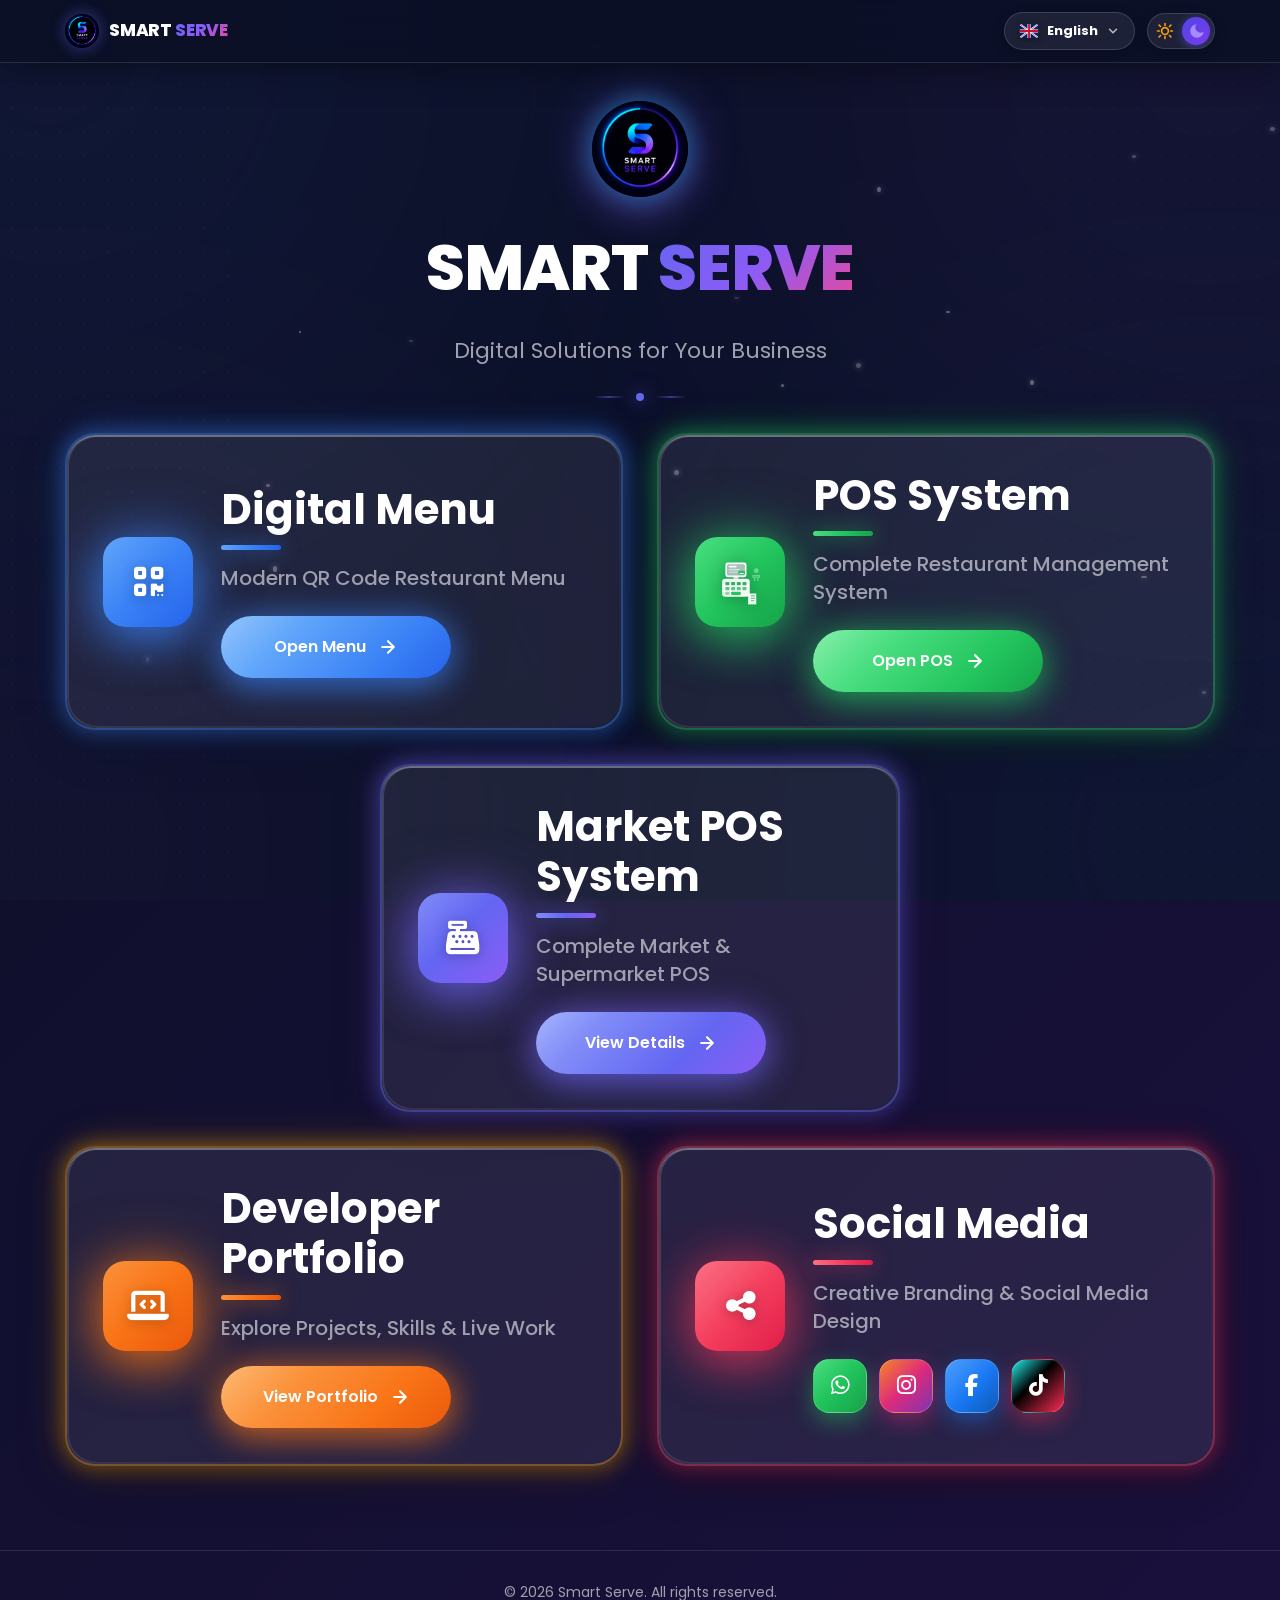
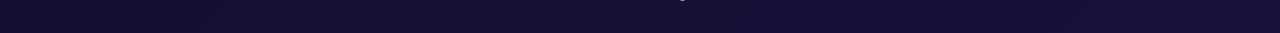
<file: index.html>
<!DOCTYPE html>
<html lang="en" data-theme="dark" dir="ltr">
<head>
    <meta charset="utf-8">
    <meta name="viewport" content="width=device-width, initial-scale=1.0">
    <title id="pageTitle">Smart Serve - Digital Solutions for Your Business</title>
    <meta name="description" id="pageMetaDesc" content="Smart Serve provides premium digital solutions including QR restaurant menus, POS systems, developer portfolio, and creative design services.">
    <meta property="og:title" content="Smart Serve - Digital Solutions">
    <meta property="og:description" content="Premium digital solutions for your business. QR menus, POS systems, developer portfolio, and creative design services.">
    <meta property="og:type" content="website">
    <meta name="theme-color" content="#0B1026" id="themeColorMeta">
    <link rel="icon" type="image/png" href="images/icon-192.png">
    <link rel="apple-touch-icon" href="images/icon-192.png">
    <link rel="manifest" href="manifest.json">
    
    <!-- Pre-load theme & language to prevent flash -->
    <script>
        (function() {
            try {
                var savedTheme = localStorage.getItem('smartserve_theme') || 'dark';
                document.documentElement.setAttribute('data-theme', savedTheme);
                var savedLang = localStorage.getItem('smartserve_lang') || 'en';
                var isRTL = (savedLang === 'ckb' || savedLang === 'bad' || savedLang === 'ar');
                document.documentElement.setAttribute('lang', (savedLang === 'ckb' || savedLang === 'bad') ? 'ku' : savedLang);
                document.documentElement.setAttribute('dir', isRTL ? 'rtl' : 'ltr');
            } catch(e) {}
        })();
    </script>

    <link rel="preconnect" href="https://fonts.googleapis.com">
    <link rel="preconnect" href="https://fonts.gstatic.com" crossorigin>
    <link href="https://fonts.googleapis.com/css2?family=Poppins:wght@400;500;600;700;800;900&family=Vazirmatn:wght@400;500;600;700;800;900&display=swap" rel="stylesheet">
    <link rel="stylesheet" href="https://cdnjs.cloudflare.com/ajax/libs/font-awesome/6.4.0/css/all.min.css">
    <link rel="stylesheet" href="style.css">
</head>
<body>
    <!-- Top Luxury Floating Island Navigation Bar -->
    <nav class="hub-nav" id="hubNav" aria-label="Main Navigation">
        <div class="hub-nav-inner">
            <a href="index.html" class="hub-nav-brand" aria-label="Smart Serve Home">
                <img src="images/logo.png" alt="Smart Serve logo" class="hub-nav-logo" width="34" height="34">
                <span class="hub-nav-title">SMART <span class="nav-gradient-text">SERVE</span></span>
            </a>

            <div class="hub-nav-actions">
                <!-- Luxury Language Dropdown -->
                <div class="lang-picker" id="langPicker">
                    <button type="button" class="lang-picker-btn" id="langPickerBtn" aria-haspopup="true" aria-expanded="false" aria-label="Select Language">
                        <span class="flag-icon-wrap" id="activeFlagIcon"></span>
                        <span class="active-lang-text" id="activeLangText">English</span>
                        <svg class="picker-chevron" viewBox="0 0 24 24" fill="none" stroke="currentColor" stroke-width="2.5" stroke-linecap="round" stroke-linejoin="round">
                            <path d="M6 9l6 6 6-6"/>
                        </svg>
                    </button>

                    <div class="lang-dropdown-panel" id="langDropdownPanel" role="menu" aria-label="Languages">
                        <div class="dropdown-header">
                            <span data-i18n="select_lang">Select Language</span>
                        </div>

                        <!-- 1. Kurdish Sorani -->
                        <button type="button" class="lang-item" role="menuitem" data-lang="ckb" onclick="setLanguage('ckb')">
                            <span class="lang-item-flag">
                                <svg class="flag-svg" viewBox="0 0 640 480" width="22" height="16" aria-hidden="true">
                                    <rect width="640" height="160" fill="#ED1B24"/>
                                    <rect y="160" width="640" height="160" fill="#FFFFFF"/>
                                    <rect y="320" width="640" height="160" fill="#278E43"/>
                                    <g transform="translate(320, 240)">
                                        <circle r="44" fill="#FFC80B"/>
                                        <path d="M0,-74 L6,-44 L-6,-44 Z" fill="#FFC80B" transform="rotate(0)"/>
                                        <path d="M0,-74 L6,-44 L-6,-44 Z" fill="#FFC80B" transform="rotate(17.14)"/>
                                        <path d="M0,-74 L6,-44 L-6,-44 Z" fill="#FFC80B" transform="rotate(34.28)"/>
                                        <path d="M0,-74 L6,-44 L-6,-44 Z" fill="#FFC80B" transform="rotate(51.42)"/>
                                        <path d="M0,-74 L6,-44 L-6,-44 Z" fill="#FFC80B" transform="rotate(68.57)"/>
                                        <path d="M0,-74 L6,-44 L-6,-44 Z" fill="#FFC80B" transform="rotate(85.71)"/>
                                        <path d="M0,-74 L6,-44 L-6,-44 Z" fill="#FFC80B" transform="rotate(102.85)"/>
                                        <path d="M0,-74 L6,-44 L-6,-44 Z" fill="#FFC80B" transform="rotate(120)"/>
                                        <path d="M0,-74 L6,-44 L-6,-44 Z" fill="#FFC80B" transform="rotate(137.14)"/>
                                        <path d="M0,-74 L6,-44 L-6,-44 Z" fill="#FFC80B" transform="rotate(154.28)"/>
                                        <path d="M0,-74 L6,-44 L-6,-44 Z" fill="#FFC80B" transform="rotate(171.42)"/>
                                        <path d="M0,-74 L6,-44 L-6,-44 Z" fill="#FFC80B" transform="rotate(188.57)"/>
                                        <path d="M0,-74 L6,-44 L-6,-44 Z" fill="#FFC80B" transform="rotate(205.71)"/>
                                        <path d="M0,-74 L6,-44 L-6,-44 Z" fill="#FFC80B" transform="rotate(222.85)"/>
                                        <path d="M0,-74 L6,-44 L-6,-44 Z" fill="#FFC80B" transform="rotate(240)"/>
                                        <path d="M0,-74 L6,-44 L-6,-44 Z" fill="#FFC80B" transform="rotate(257.14)"/>
                                        <path d="M0,-74 L6,-44 L-6,-44 Z" fill="#FFC80B" transform="rotate(274.28)"/>
                                        <path d="M0,-74 L6,-44 L-6,-44 Z" fill="#FFC80B" transform="rotate(291.42)"/>
                                        <path d="M0,-74 L6,-44 L-6,-44 Z" fill="#FFC80B" transform="rotate(308.57)"/>
                                        <path d="M0,-74 L6,-44 L-6,-44 Z" fill="#FFC80B" transform="rotate(325.71)"/>
                                        <path d="M0,-74 L6,-44 L-6,-44 Z" fill="#FFC80B" transform="rotate(342.85)"/>
                                    </g>
                                </svg>
                            </span>
                            <div class="lang-item-names">
                                <span class="lang-primary-name">کوردی (سۆرانی)</span>
                                <span class="lang-native-name">Kurdî Soranî</span>
                            </div>
                            <span class="lang-check-icon"><i class="fas fa-check"></i></span>
                        </button>

                        <!-- 2. Kurdish Badini -->
                        <button type="button" class="lang-item" role="menuitem" data-lang="bad" onclick="setLanguage('bad')">
                            <span class="lang-item-flag">
                                <svg class="flag-svg" viewBox="0 0 640 480" width="22" height="16" aria-hidden="true">
                                    <rect width="640" height="160" fill="#ED1B24"/>
                                    <rect y="160" width="640" height="160" fill="#FFFFFF"/>
                                    <rect y="320" width="640" height="160" fill="#278E43"/>
                                    <g transform="translate(320, 240)">
                                        <circle r="44" fill="#FFC80B"/>
                                        <path d="M0,-74 L6,-44 L-6,-44 Z" fill="#FFC80B" transform="rotate(0)"/>
                                        <path d="M0,-74 L6,-44 L-6,-44 Z" fill="#FFC80B" transform="rotate(17.14)"/>
                                        <path d="M0,-74 L6,-44 L-6,-44 Z" fill="#FFC80B" transform="rotate(34.28)"/>
                                        <path d="M0,-74 L6,-44 L-6,-44 Z" fill="#FFC80B" transform="rotate(51.42)"/>
                                        <path d="M0,-74 L6,-44 L-6,-44 Z" fill="#FFC80B" transform="rotate(68.57)"/>
                                        <path d="M0,-74 L6,-44 L-6,-44 Z" fill="#FFC80B" transform="rotate(85.71)"/>
                                        <path d="M0,-74 L6,-44 L-6,-44 Z" fill="#FFC80B" transform="rotate(102.85)"/>
                                        <path d="M0,-74 L6,-44 L-6,-44 Z" fill="#FFC80B" transform="rotate(120)"/>
                                        <path d="M0,-74 L6,-44 L-6,-44 Z" fill="#FFC80B" transform="rotate(137.14)"/>
                                        <path d="M0,-74 L6,-44 L-6,-44 Z" fill="#FFC80B" transform="rotate(154.28)"/>
                                        <path d="M0,-74 L6,-44 L-6,-44 Z" fill="#FFC80B" transform="rotate(171.42)"/>
                                        <path d="M0,-74 L6,-44 L-6,-44 Z" fill="#FFC80B" transform="rotate(188.57)"/>
                                        <path d="M0,-74 L6,-44 L-6,-44 Z" fill="#FFC80B" transform="rotate(205.71)"/>
                                        <path d="M0,-74 L6,-44 L-6,-44 Z" fill="#FFC80B" transform="rotate(222.85)"/>
                                        <path d="M0,-74 L6,-44 L-6,-44 Z" fill="#FFC80B" transform="rotate(240)"/>
                                        <path d="M0,-74 L6,-44 L-6,-44 Z" fill="#FFC80B" transform="rotate(257.14)"/>
                                        <path d="M0,-74 L6,-44 L-6,-44 Z" fill="#FFC80B" transform="rotate(274.28)"/>
                                        <path d="M0,-74 L6,-44 L-6,-44 Z" fill="#FFC80B" transform="rotate(291.42)"/>
                                        <path d="M0,-74 L6,-44 L-6,-44 Z" fill="#FFC80B" transform="rotate(308.57)"/>
                                        <path d="M0,-74 L6,-44 L-6,-44 Z" fill="#FFC80B" transform="rotate(325.71)"/>
                                        <path d="M0,-74 L6,-44 L-6,-44 Z" fill="#FFC80B" transform="rotate(342.85)"/>
                                    </g>
                                </svg>
                            </span>
                            <div class="lang-item-names">
                                <span class="lang-primary-name">کوردی (بادینی)</span>
                                <span class="lang-native-name">Kurdî Badînî</span>
                            </div>
                            <span class="lang-check-icon"><i class="fas fa-check"></i></span>
                        </button>

                        <!-- 3. Kurdish Kurmanji -->
                        <button type="button" class="lang-item" role="menuitem" data-lang="kmr" onclick="setLanguage('kmr')">
                            <span class="lang-item-flag">
                                <svg class="flag-svg" viewBox="0 0 640 480" width="22" height="16" aria-hidden="true">
                                    <rect width="640" height="160" fill="#ED1B24"/>
                                    <rect y="160" width="640" height="160" fill="#FFFFFF"/>
                                    <rect y="320" width="640" height="160" fill="#278E43"/>
                                    <g transform="translate(320, 240)">
                                        <circle r="44" fill="#FFC80B"/>
                                        <path d="M0,-74 L6,-44 L-6,-44 Z" fill="#FFC80B" transform="rotate(0)"/>
                                        <path d="M0,-74 L6,-44 L-6,-44 Z" fill="#FFC80B" transform="rotate(17.14)"/>
                                        <path d="M0,-74 L6,-44 L-6,-44 Z" fill="#FFC80B" transform="rotate(34.28)"/>
                                        <path d="M0,-74 L6,-44 L-6,-44 Z" fill="#FFC80B" transform="rotate(51.42)"/>
                                        <path d="M0,-74 L6,-44 L-6,-44 Z" fill="#FFC80B" transform="rotate(68.57)"/>
                                        <path d="M0,-74 L6,-44 L-6,-44 Z" fill="#FFC80B" transform="rotate(85.71)"/>
                                        <path d="M0,-74 L6,-44 L-6,-44 Z" fill="#FFC80B" transform="rotate(102.85)"/>
                                        <path d="M0,-74 L6,-44 L-6,-44 Z" fill="#FFC80B" transform="rotate(120)"/>
                                        <path d="M0,-74 L6,-44 L-6,-44 Z" fill="#FFC80B" transform="rotate(137.14)"/>
                                        <path d="M0,-74 L6,-44 L-6,-44 Z" fill="#FFC80B" transform="rotate(154.28)"/>
                                        <path d="M0,-74 L6,-44 L-6,-44 Z" fill="#FFC80B" transform="rotate(171.42)"/>
                                        <path d="M0,-74 L6,-44 L-6,-44 Z" fill="#FFC80B" transform="rotate(188.57)"/>
                                        <path d="M0,-74 L6,-44 L-6,-44 Z" fill="#FFC80B" transform="rotate(205.71)"/>
                                        <path d="M0,-74 L6,-44 L-6,-44 Z" fill="#FFC80B" transform="rotate(222.85)"/>
                                        <path d="M0,-74 L6,-44 L-6,-44 Z" fill="#FFC80B" transform="rotate(240)"/>
                                        <path d="M0,-74 L6,-44 L-6,-44 Z" fill="#FFC80B" transform="rotate(257.14)"/>
                                        <path d="M0,-74 L6,-44 L-6,-44 Z" fill="#FFC80B" transform="rotate(274.28)"/>
                                        <path d="M0,-74 L6,-44 L-6,-44 Z" fill="#FFC80B" transform="rotate(291.42)"/>
                                        <path d="M0,-74 L6,-44 L-6,-44 Z" fill="#FFC80B" transform="rotate(308.57)"/>
                                        <path d="M0,-74 L6,-44 L-6,-44 Z" fill="#FFC80B" transform="rotate(325.71)"/>
                                        <path d="M0,-74 L6,-44 L-6,-44 Z" fill="#FFC80B" transform="rotate(342.85)"/>
                                    </g>
                                </svg>
                            </span>
                            <div class="lang-item-names">
                                <span class="lang-primary-name">Kurdî (Kurmancî)</span>
                                <span class="lang-native-name">کورمانجی</span>
                            </div>
                            <span class="lang-check-icon"><i class="fas fa-check"></i></span>
                        </button>

                        <!-- 4. Arabic -->
                        <button type="button" class="lang-item" role="menuitem" data-lang="ar" onclick="setLanguage('ar')">
                            <span class="lang-item-flag">
                                <svg class="flag-svg" viewBox="0 0 640 480" width="22" height="16" aria-hidden="true">
                                    <rect width="640" height="480" fill="#006C35"/>
                                    <g fill="#FFFFFF">
                                        <path d="M210 325 h220 v9 h-220 z"/>
                                        <path d="M430 320 l18 9 l-18 9 z"/>
                                        <path d="M210 315 v29 h-10 v-29 z"/>
                                        <path d="M190 325 h30 v9 h-30 z"/>
                                        <text x="320" y="275" font-family="'Vazirmatn', 'Arial', sans-serif" font-size="64" font-weight="900" text-anchor="middle" fill="#FFFFFF" letter-spacing="2">لا إله إلا الله</text>
                                    </g>
                                </svg>
                            </span>
                            <div class="lang-item-names">
                                <span class="lang-primary-name">العربية</span>
                                <span class="lang-native-name">Arabic (السعودية)</span>
                            </div>
                            <span class="lang-check-icon"><i class="fas fa-check"></i></span>
                        </button>

                        <!-- 5. English -->
                        <button type="button" class="lang-item" role="menuitem" data-lang="en" onclick="setLanguage('en')">
                            <span class="lang-item-flag">
                                <svg class="flag-svg" viewBox="0 0 640 480" width="22" height="16" aria-hidden="true">
                                    <clipPath id="uk-clip-hub"><rect width="640" height="480" rx="2"/></clipPath>
                                    <g clip-path="url(#uk-clip-hub)">
                                        <path fill="#012169" d="M0 0h640v480H0z"/>
                                        <path fill="#FFF" d="M0 0l640 480m0-480L0 480" stroke="#FFF" stroke-width="64"/>
                                        <path fill="#C8102E" d="M0 0l640 480m0-480L0 480" stroke="#C8102E" stroke-width="22"/>
                                        <path fill="#FFF" d="M320 0v480M0 240h640" stroke="#FFF" stroke-width="106"/>
                                        <path fill="#C8102E" d="M320 0v480M0 240h640" stroke="#C8102E" stroke-width="64"/>
                                    </g>
                                </svg>
                            </span>
                            <div class="lang-item-names">
                                <span class="lang-primary-name">English</span>
                                <span class="lang-native-name">International</span>
                            </div>
                            <span class="lang-check-icon"><i class="fas fa-check"></i></span>
                        </button>
                    </div>
                </div>

                <!-- Luxury Light / Dark Mode Toggle Pill -->
                <button type="button" class="theme-toggle-btn" id="themeToggleBtn" aria-label="Toggle Light / Dark Mode" title="Toggle Theme" onclick="toggleTheme()">
                    <span class="theme-sun-ico" aria-hidden="true">
                        <svg viewBox="0 0 24 24" fill="none" stroke="currentColor" stroke-width="2.2" stroke-linecap="round" stroke-linejoin="round">
                            <circle cx="12" cy="12" r="4.5"/>
                            <path d="M12 2v2.5M12 19.5V22M4.22 4.22l1.77 1.77M18.01 18.01l1.77 1.77M2 12h2.5M19.5 12H22M4.22 19.78l1.77-1.77M18.01 5.99l1.77-1.77"/>
                        </svg>
                    </span>
                    <span class="theme-moon-ico" aria-hidden="true">
                        <svg viewBox="0 0 24 24" fill="currentColor">
                            <path d="M21 12.79A9 9 0 1 1 11.21 3 7 7 0 0 0 21 12.79z"/>
                        </svg>
                    </span>
                    <span class="theme-thumb"></span>
                </button>
            </div>
        </div>
    </nav>

    <!-- Animated Ambient Glowing Background -->
    <div class="background">
        <div class="glow glow-tl"></div>
        <div class="glow glow-tr"></div>
        <div class="glow glow-bl"></div>
        <div class="glow glow-br"></div>
        <div class="dots dots-left"></div>
        <div class="dots dots-right"></div>
        <div class="particles"></div>
    </div>

    <!-- Main Header Section -->
    <header class="hub-header">
        <div class="logo-container">
            <img class="logo" src="images/logo.png" alt="Smart Serve logo" width="96" height="96">
        </div>
        <h1 class="title">SMART <span class="gradient-text">SERVE</span></h1>
        <p class="subtitle" data-i18n="brand_sub">Digital Solutions for Your Business</p>
        <div class="divider">
            <div class="divider-line"></div>
            <div class="divider-dot"></div>
            <div class="divider-line"></div>
        </div>
    </header>

    <!-- Interactive Solution Cards -->
    <main>
        <div class="cards-container">
            <!-- 1. Digital Menu Card -->
            <div class="card" data-card="1">
                <div class="card-icon blue-icon" aria-hidden="true">
                    <i class="fas fa-qrcode"></i>
                </div>
                <div class="card-content">
                    <h2 class="card-title" data-i18n="menu_title">Digital Menu</h2>
                    <div class="card-accent blue-accent"></div>
                    <p class="card-description" data-i18n="menu_desc">Modern QR Code Restaurant Menu</p>
                    <a href="landing.html" class="card-button button-blue">
                        <span data-i18n="menu_btn">Open Menu</span>
                        <svg class="arrow" viewBox="0 0 24 24" fill="none" stroke="currentColor" stroke-width="2.5" stroke-linecap="round" stroke-linejoin="round">
                            <path d="M5 12h14M12 5l7 7-7 7"/>
                        </svg>
                    </a>
                </div>
            </div>

            <!-- 2. POS System Card -->
            <div class="card" data-card="2">
                <div class="card-icon green-icon" aria-hidden="true">
                    <img class="card-icon-svg" src="assets/icon-pos.svg" alt="" width="52" height="52">
                </div>
                <div class="card-content">
                    <h2 class="card-title" data-i18n="pos_title">POS System</h2>
                    <div class="card-accent green-accent"></div>
                    <p class="card-description" data-i18n="pos_desc">Complete Restaurant Management System</p>
                    <a href="pos.html" class="card-button button-green">
                        <span data-i18n="pos_btn">Open POS</span>
                        <svg class="arrow" viewBox="0 0 24 24" fill="none" stroke="currentColor" stroke-width="2.5" stroke-linecap="round" stroke-linejoin="round">
                            <path d="M5 12h14M12 5l7 7-7 7"/>
                        </svg>
                    </a>
                </div>
            </div>

            <!-- 5. Market POS Card -->
            <div class="card card-featured" data-card="5">
                <div class="card-icon indigo-icon" aria-hidden="true">
                    <i class="fas fa-cash-register"></i>
                </div>
                <div class="card-content">
                    <h2 class="card-title" data-i18n="market_title">Market POS System</h2>
                    <div class="card-accent indigo-accent"></div>
                    <p class="card-description" data-i18n="market_desc">Complete Market &amp; Supermarket POS</p>
                    <a href="market-pos.html" class="card-button button-indigo">
                        <span data-i18n="market_btn">View Details</span>
                        <svg class="arrow" viewBox="0 0 24 24" fill="none" stroke="currentColor" stroke-width="2.5" stroke-linecap="round" stroke-linejoin="round">
                            <path d="M5 12h14M12 5l7 7-7 7"/>
                        </svg>
                    </a>
                </div>
            </div>

            <!-- 3. Developer Portfolio Card -->
            <div class="card" data-card="3">
                <div class="card-icon orange-icon" aria-hidden="true">
                    <i class="fas fa-laptop-code"></i>
                </div>
                <div class="card-content">
                    <h2 class="card-title" data-i18n="cv_title">Developer Portfolio</h2>
                    <div class="card-accent orange-accent"></div>
                    <p class="card-description" data-i18n="cv_desc">Explore Projects, Skills & Live Work</p>
                    <a href="cv.html" class="card-button button-orange">
                        <span data-i18n="cv_btn">View Portfolio</span>
                        <svg class="arrow" viewBox="0 0 24 24" fill="none" stroke="currentColor" stroke-width="2.5" stroke-linecap="round" stroke-linejoin="round">
                            <path d="M5 12h14M12 5l7 7-7 7"/>
                        </svg>
                    </a>
                </div>
            </div>

            <!-- 4. Social Media Card -->
            <div class="card" data-card="4">
                <div class="card-icon rose-icon" aria-hidden="true">
                    <i class="fas fa-share-nodes"></i>
                </div>
                <div class="card-content">
                    <h2 class="card-title" data-i18n="social_title">Social Media</h2>
                    <div class="card-accent rose-accent"></div>
                    <p class="card-description" data-i18n="social_desc">Creative Branding & Social Media Design</p>
                    <div class="social-btns" role="group" aria-label="Social media links">
                        <a class="social-btn social-wa" href="https://wa.me/9647506454656" target="_blank" rel="noopener noreferrer" aria-label="WhatsApp" onclick="return openSocial(this.href)">
                            <i class="fab fa-whatsapp"></i>
                        </a>
                        <a class="social-btn social-ig" href="https://www.instagram.com/smartserve_tech/" target="_blank" rel="noopener noreferrer" aria-label="Instagram" onclick="return openSocial(this.href)">
                            <i class="fab fa-instagram"></i>
                        </a>
                        <a class="social-btn social-fb" href="https://www.facebook.com/share/1DPoy216cE/" target="_blank" rel="noopener noreferrer" aria-label="Facebook" onclick="return openSocial(this.href)">
                            <i class="fab fa-facebook-f"></i>
                        </a>
                        <a class="social-btn social-tt" href="https://www.tiktok.com/@sam_mzury?_r=1&_t=ZS-98lmcVa4dmO" target="_blank" rel="noopener noreferrer" aria-label="TikTok" onclick="return openSocial(this.href)">
                            <i class="fab fa-tiktok"></i>
                        </a>
                    </div>
                </div>
            </div>
        </div>
    </main>

    <!-- Footer -->
    <footer>
        <p data-i18n="footer_text">&copy; 2026 Smart Serve. All rights reserved.</p>
    </footer>

    <!-- Interactive Modal Container -->
    <div class="modal-overlay" id="modalOverlay">
        <div class="modal-container">
            <button type="button" class="modal-close" id="modalClose" aria-label="Close">
                <svg viewBox="0 0 24 24" fill="none" stroke="currentColor" stroke-width="2">
                    <path d="M18 6L6 18M6 6l12 12"/>
                </svg>
            </button>
            <div class="modal-header">
                <h2 id="modalTitle">Preview</h2>
            </div>
            <div class="modal-content">
                <iframe id="modalIframe" title="Preview" src="" allowfullscreen></iframe>
            </div>
        </div>
    </div>

    <!-- Core Scripts -->
    <script src="script.js"></script>
</body>
</html>
</file>
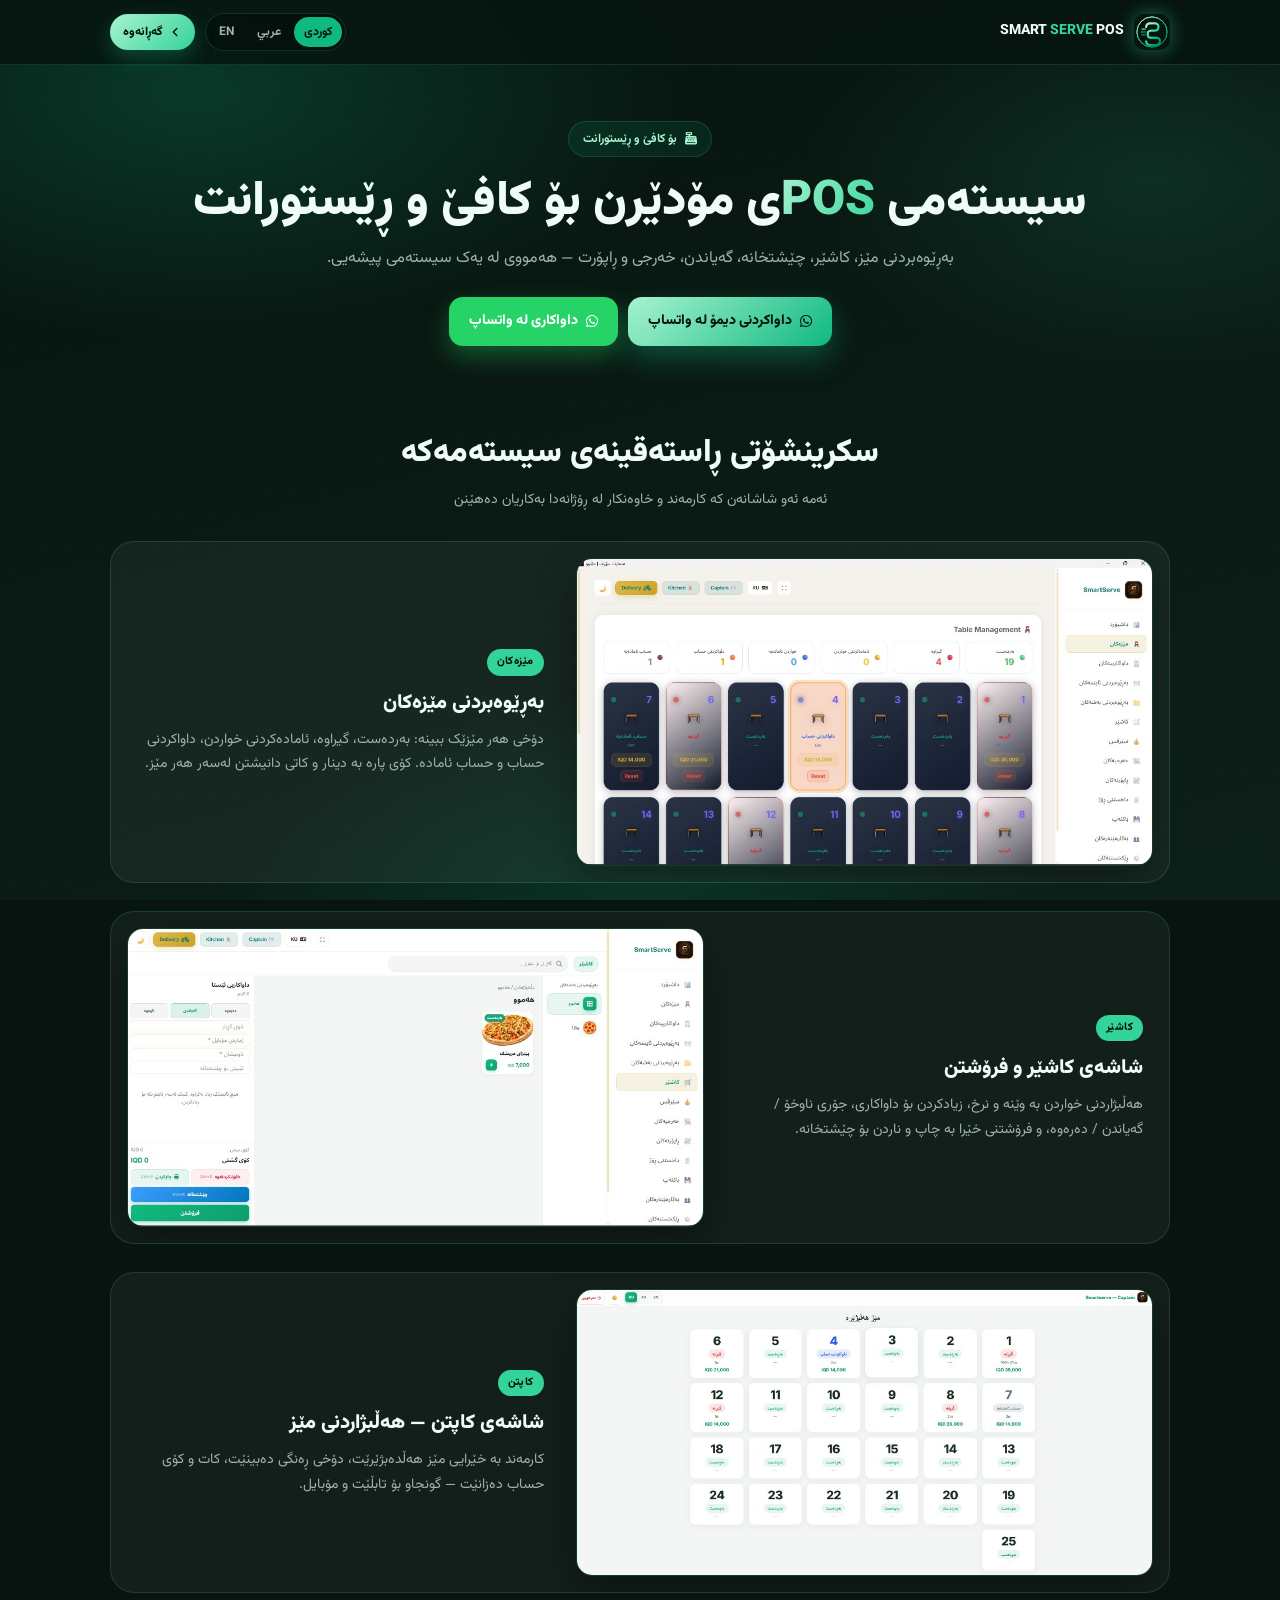
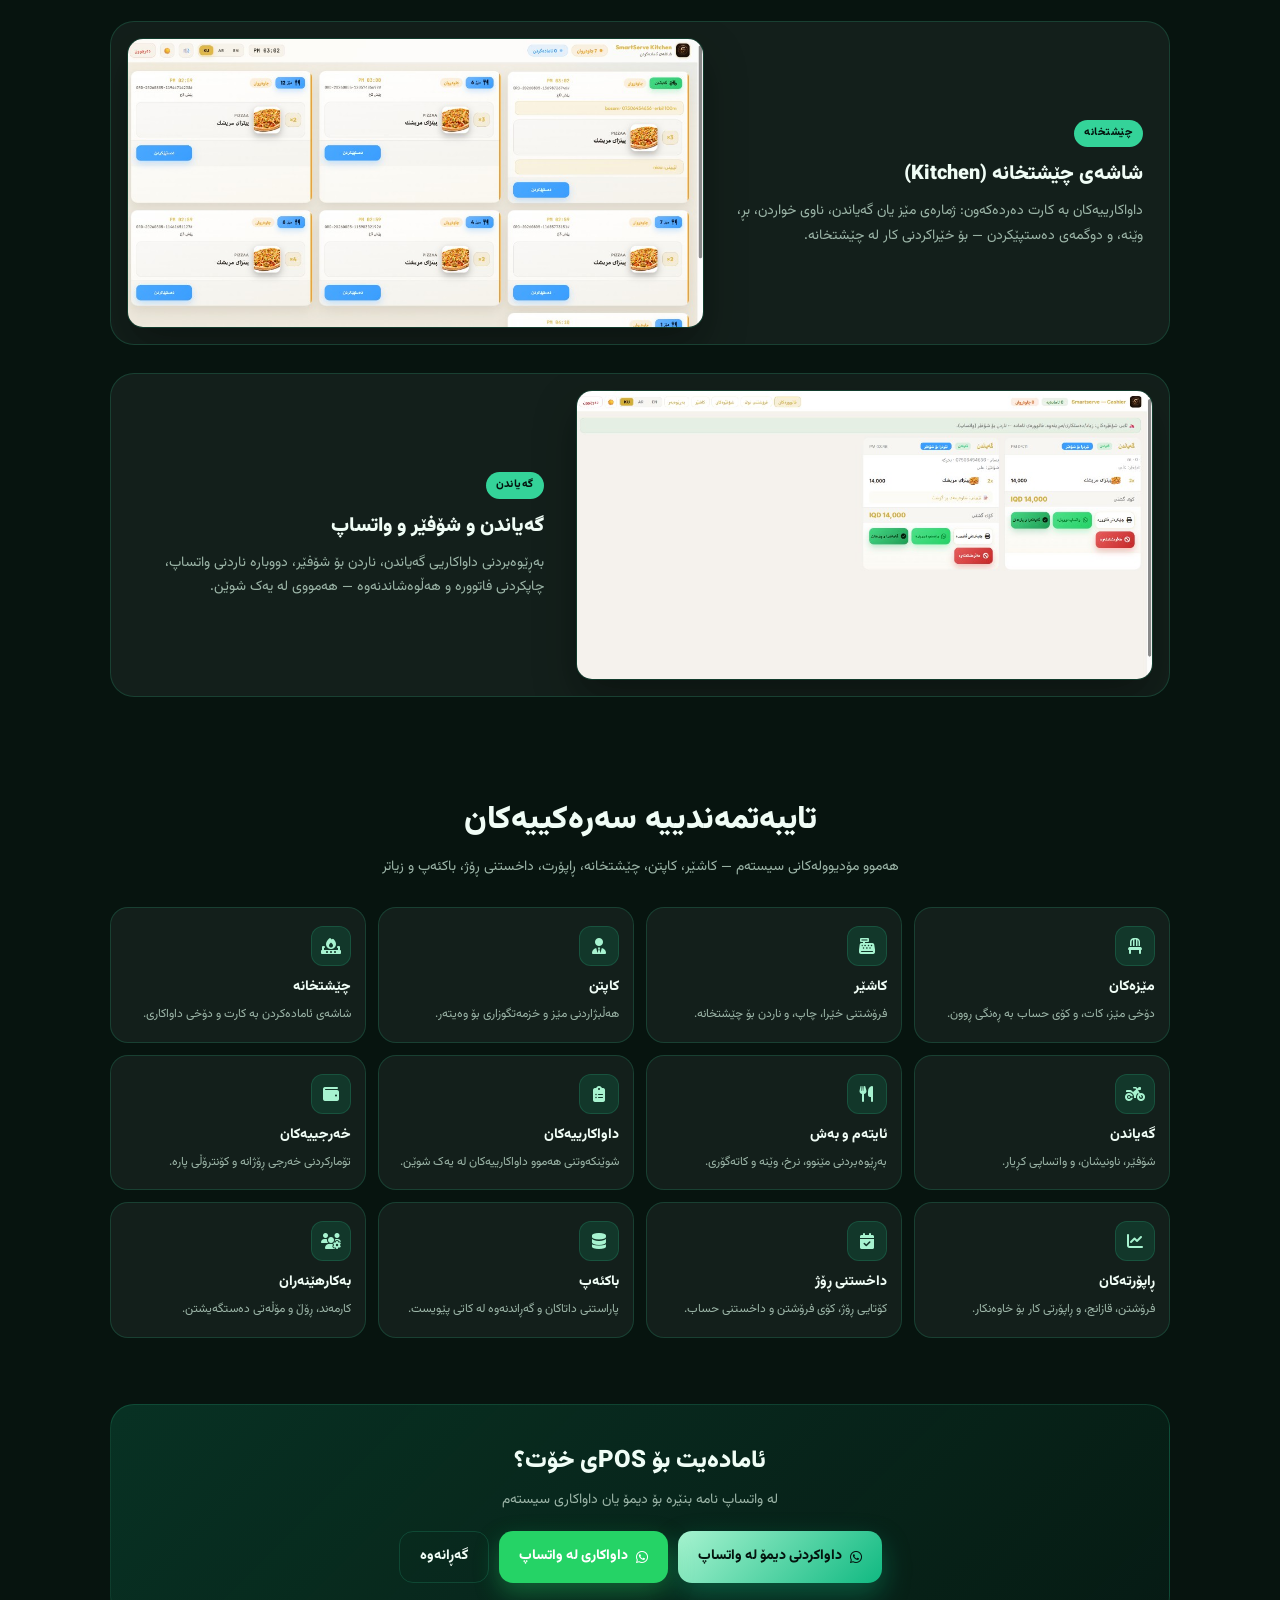
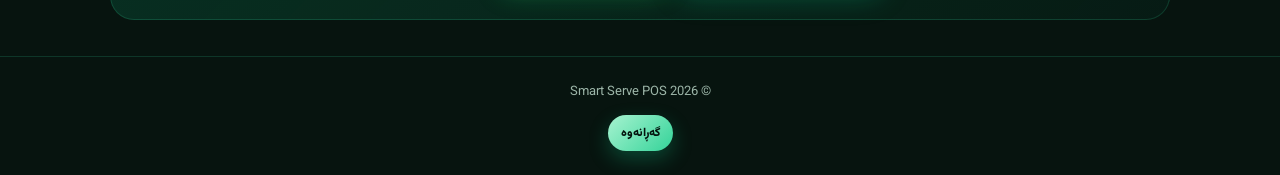
<file: pos.html>
<!DOCTYPE html>
<html lang="ku" dir="rtl" id="html-root">
<head>
    <meta charset="utf-8">
    <meta name="viewport" content="width=device-width, initial-scale=1.0">
    <title>Smart Serve POS</title>
    <meta name="description" content="Premium POS for cafés and restaurants — tables, cashier, kitchen, delivery, reports.">
    <meta name="theme-color" content="#07140F">
    <link rel="icon" type="image/png" href="images/icon-192.png">
    <link rel="apple-touch-icon" href="images/icon-192.png">
    <link rel="preconnect" href="https://fonts.googleapis.com">
    <link rel="preconnect" href="https://fonts.gstatic.com" crossorigin>
    <link href="https://fonts.googleapis.com/css2?family=Vazirmatn:wght@400;500;600;700;800;900&family=Syne:wght@700;800&display=swap" rel="stylesheet">
    <link rel="stylesheet" href="https://cdnjs.cloudflare.com/ajax/libs/font-awesome/6.4.0/css/all.min.css">
    <style>
        *,*::before,*::after{margin:0;padding:0;box-sizing:border-box}
        :root{
            --bg:#07140F;--bg2:#0C1F18;--card:rgba(255,255,255,.05);--line:rgba(52,211,153,.18);
            --text:#F0FDF6;--muted:#9CB5A8;--green:#34D399;--green2:#10B981;--mint:#A7F3D0;--wa:#25D366;
        }
        html{scroll-behavior:smooth}
        body{font-family:'Vazirmatn',sans-serif;background:var(--bg);color:var(--text);line-height:1.7;overflow-x:hidden;min-height:100vh}
        a{text-decoration:none;color:inherit}
        .bg{position:fixed;inset:0;z-index:-1;pointer-events:none;background:
            radial-gradient(ellipse 70% 50% at 15% 10%,rgba(16,185,129,.22),transparent 55%),
            radial-gradient(ellipse 55% 45% at 90% 20%,rgba(52,211,153,.12),transparent 50%),
            radial-gradient(ellipse 60% 40% at 50% 100%,rgba(5,150,105,.18),transparent 55%),
            linear-gradient(165deg,var(--bg),var(--bg2))}
        .bg::after{content:'';position:absolute;inset:0;opacity:.3;background-image:radial-gradient(rgba(255,255,255,.06) 1px,transparent 1px);background-size:28px 28px}
        .wrap{width:min(1100px,100%);margin:0 auto;padding:0 20px}

        .top{position:sticky;top:0;z-index:40;backdrop-filter:blur(14px);background:rgba(7,20,15,.82);border-bottom:1px solid var(--line)}
        .top-inner{display:flex;align-items:center;justify-content:space-between;height:64px;gap:10px}
        .brand{display:flex;align-items:center;gap:10px;font-weight:800;font-size:14px}
        .brand img{width:36px;height:36px;border-radius:10px;object-fit:cover;box-shadow:0 0 18px rgba(52,211,153,.45)}
        .brand em{font-style:normal;color:var(--green)}
        .top-actions{display:flex;align-items:center;gap:10px}
        .lang-sw{display:flex;gap:3px;background:rgba(0,0,0,.28);border:1px solid var(--line);border-radius:999px;padding:3px}
        .lang-btn{background:none;border:none;color:var(--muted);font-family:inherit;font-size:12px;font-weight:700;padding:6px 10px;border-radius:999px;cursor:pointer}
        .lang-btn.on{background:var(--green2);color:#04140E}
        .hub-back{display:inline-flex;align-items:center;gap:6px;font-size:12px;font-weight:800;color:#04140E;background:linear-gradient(135deg,var(--mint),var(--green));padding:8px 13px;border-radius:999px;box-shadow:0 8px 20px rgba(16,185,129,.3)}
        .hub-back svg{width:14px;height:14px}

        .hero{padding:56px 0 40px;text-align:center}
        .pill{display:inline-flex;align-items:center;gap:8px;font-size:12px;font-weight:700;color:var(--mint);border:1px solid var(--line);background:rgba(16,185,129,.1);padding:7px 14px;border-radius:999px;margin-bottom:16px}
        .hero h1{font-size:clamp(28px,5vw,48px);font-weight:900;line-height:1.25;margin-bottom:12px}
        .hero h1 .g{background:linear-gradient(120deg,var(--mint),var(--green));-webkit-background-clip:text;background-clip:text;-webkit-text-fill-color:transparent}
        .hero p{color:var(--muted);font-size:16px;max-width:640px;margin:0 auto 24px}
        .cta-row{display:flex;flex-wrap:wrap;gap:10px;justify-content:center}
        .btn{display:inline-flex;align-items:center;justify-content:center;gap:8px;font-family:inherit;font-weight:800;font-size:14px;padding:13px 20px;border-radius:14px;border:none;cursor:pointer;transition:transform .2s}
        .btn:hover{transform:translateY(-2px)}
        .btn-primary{color:#04140E;background:linear-gradient(135deg,var(--mint),var(--green2));box-shadow:0 12px 28px rgba(16,185,129,.35)}
        .btn-wa{color:#fff;background:var(--wa);box-shadow:0 10px 24px rgba(37,211,102,.35)}
        .btn-ghost{color:var(--text);background:transparent;border:1px solid var(--line)}

        section{padding:40px 0 56px}
        .stitle{text-align:center;margin-bottom:28px}
        .stitle h2{font-size:clamp(22px,3vw,32px);font-weight:900}
        .stitle p{color:var(--muted);margin-top:8px;font-size:14px}

        .shots{display:grid;gap:28px}
        .shot{display:grid;grid-template-columns:1.15fr .85fr;gap:22px;align-items:center;background:var(--card);border:1px solid var(--line);border-radius:24px;padding:16px;overflow:hidden}
        .shot:nth-child(even){grid-template-columns:.85fr 1.15fr}
        .shot:nth-child(even) .shot-media{order:2}
        html[dir="ltr"] .shot:nth-child(even) .shot-media{order:0}
        html[dir="ltr"] .shot:nth-child(even) .shot-info{order:2}
        .shot-media{border-radius:16px;overflow:hidden;border:1px solid var(--line);background:#0a1a14;box-shadow:0 18px 40px rgba(0,0,0,.35)}
        .shot-media img{display:block;width:100%;height:auto;vertical-align:middle}
        .shot-info{padding:8px 10px}
        .shot-tag{display:inline-block;font-size:11px;font-weight:800;letter-spacing:.04em;color:#04140E;background:var(--green);padding:4px 10px;border-radius:999px;margin-bottom:10px}
        .shot-info h3{font-size:20px;font-weight:900;margin-bottom:8px}
        .shot-info p{color:var(--muted);font-size:14px;line-height:1.75}

        .feats{display:grid;grid-template-columns:repeat(4,1fr);gap:12px}
        .feat{background:var(--card);border:1px solid var(--line);border-radius:18px;padding:18px 14px}
        .feat .fi{width:40px;height:40px;border-radius:12px;display:flex;align-items:center;justify-content:center;margin-bottom:10px;background:rgba(16,185,129,.15);color:var(--mint);border:1px solid var(--line)}
        .feat h3{font-size:14px;font-weight:800;margin-bottom:5px}
        .feat p{font-size:12px;color:var(--muted);line-height:1.55}

        .cta-band{margin:10px 0 36px;border-radius:24px;padding:36px 22px;text-align:center;background:linear-gradient(135deg,rgba(16,185,129,.18),rgba(5,150,105,.06));border:1px solid var(--line)}
        .cta-band h2{font-size:24px;font-weight:900;margin-bottom:8px}
        .cta-band p{color:var(--muted);margin-bottom:18px;font-size:14px}

        footer{border-top:1px solid var(--line);padding:24px 0;text-align:center;color:var(--muted);font-size:13px}
        footer .hub-back{margin-top:12px}

        @media(max-width:980px){
            .feats{grid-template-columns:repeat(3,1fr)}
        }
        @media(max-width:860px){
            .shot,.shot:nth-child(even){grid-template-columns:1fr}
            .shot:nth-child(even) .shot-media,.shot:nth-child(even) .shot-info{order:0}
            html[dir="ltr"] .shot:nth-child(even) .shot-info{order:0}
            .feats{grid-template-columns:1fr 1fr}
        }
        @media(max-width:560px){
            .feats{grid-template-columns:1fr}
            .cta-row{flex-direction:column}
            .btn{width:100%}
            .top-inner{height:auto;padding:10px 0;flex-wrap:wrap}
            .brand span{font-size:12px}
        }
    </style>
</head>
<body>
    <div class="bg"></div>

    <div class="top">
        <div class="wrap top-inner">
            <a class="brand" href="index.html">
                <img src="images/logo-pos.svg" alt="Smart Serve">
                <span>SMART <em>SERVE</em> POS</span>
            </a>
            <div class="top-actions">
                <div class="lang-sw">
                    <button type="button" class="lang-btn on" data-l="ku" onclick="setPosLang('ku')">کوردی</button>
                    <button type="button" class="lang-btn" data-l="ar" onclick="setPosLang('ar')">عربي</button>
                    <button type="button" class="lang-btn" data-l="en" onclick="setPosLang('en')">EN</button>
                </div>
                <a class="hub-back" href="index.html">
                    <svg viewBox="0 0 24 24" fill="none" stroke="currentColor" stroke-width="2.5" stroke-linecap="round" stroke-linejoin="round"><path d="M15 18l-6-6 6-6"/></svg>
                    <span data-i18n="back">گەڕانەوە</span>
                </a>
            </div>
        </div>
    </div>

    <header class="wrap hero">
        <span class="pill"><i class="fas fa-cash-register"></i> <span data-i18n="pill">بۆ کافێ و ڕێستورانت</span></span>
        <h1 data-i18n="hero_h1">سیستەمی <span class='g'>POS</span>ی مۆدێرن بۆ کافێ و ڕێستورانت</h1>
        <p data-i18n="hero_p">بەڕێوەبردنی مێز، کاشێر، چێشتخانە، گەیاندن، خەرجی و ڕاپۆرت — هەمووی لە یەک سیستەمی پیشەیی.</p>
        <div class="cta-row">
            <a class="btn btn-primary" data-wa="demo" href="https://wa.me/9647506454656" target="_blank" rel="noopener noreferrer">
                <i class="fab fa-whatsapp"></i> <span data-i18n="cta_demo">داواکردنی دیمۆ لە واتساپ</span>
            </a>
            <a class="btn btn-wa" data-wa="order" href="https://wa.me/9647506454656" target="_blank" rel="noopener noreferrer">
                <i class="fab fa-whatsapp"></i> <span data-i18n="cta_wa">داواکاری لە واتساپ</span>
            </a>
        </div>
    </header>

    <section>
        <div class="wrap">
            <div class="stitle">
                <h2 data-i18n="shots_title">سکرینشۆتی ڕاستەقینەی سیستەمەکە</h2>
                <p data-i18n="shots_sub">ئەمە ئەو شاشانەن کە کارمەند و خاوەنکار لە ڕۆژانەدا بەکاریان دەهێنن</p>
            </div>
            <div class="shots">
                <article class="shot">
                    <div class="shot-media"><img src="images/pos/pos-tables.png" alt="Table management" loading="lazy"></div>
                    <div class="shot-info">
                        <span class="shot-tag" data-i18n="s1_tag">مێزەکان</span>
                        <h3 data-i18n="s1_t">بەڕێوەبردنی مێزەکان</h3>
                        <p data-i18n="s1_d">دۆخی هەر مێزێک ببینە: بەردەست، گیراوە، ئامادەکردنی خواردن، داواکردنی حساب و حساب ئامادە. کۆی پارە بە دینار و کاتی دانیشتن لەسەر هەر مێز.</p>
                    </div>
                </article>
                <article class="shot">
                    <div class="shot-media"><img src="images/pos/pos-cashier.png" alt="Cashier" loading="lazy"></div>
                    <div class="shot-info">
                        <span class="shot-tag" data-i18n="s2_tag">کاشێر</span>
                        <h3 data-i18n="s2_t">شاشەی کاشێر و فرۆشتن</h3>
                        <p data-i18n="s2_d">هەڵبژاردنی خواردن بە وێنە و نرخ، زیادکردن بۆ داواکاری، جۆری ناوخۆ / گەیاندن / دەرەوە، و فرۆشتنی خێرا بە چاپ و ناردن بۆ چێشتخانە.</p>
                    </div>
                </article>
                <article class="shot">
                    <div class="shot-media"><img src="images/pos/pos-captain.png" alt="Captain tables" loading="lazy"></div>
                    <div class="shot-info">
                        <span class="shot-tag" data-i18n="s3_tag">کاپتن</span>
                        <h3 data-i18n="s3_t">شاشەی کاپتن — هەڵبژاردنی مێز</h3>
                        <p data-i18n="s3_d">کارمەند بە خێرایی مێز هەڵدەبژێرێت، دۆخی ڕەنگی دەبینێت، کات و کۆی حساب دەزانێت — گونجاو بۆ تابڵێت و مۆبایل.</p>
                    </div>
                </article>
                <article class="shot">
                    <div class="shot-media"><img src="images/pos/pos-kitchen.png" alt="Kitchen display" loading="lazy"></div>
                    <div class="shot-info">
                        <span class="shot-tag" data-i18n="s4_tag">چێشتخانە</span>
                        <h3 data-i18n="s4_t">شاشەی چێشتخانە (Kitchen)</h3>
                        <p data-i18n="s4_d">داواکارییەکان بە کارت دەردەکەون: ژمارەی مێز یان گەیاندن، ناوی خواردن، بڕ، وێنە، و دوگمەی دەستپێکردن — بۆ خێراکردنی کار لە چێشتخانە.</p>
                    </div>
                </article>
                <article class="shot">
                    <div class="shot-media"><img src="images/pos/pos-delivery.png" alt="Delivery cashier" loading="lazy"></div>
                    <div class="shot-info">
                        <span class="shot-tag" data-i18n="s5_tag">گەیاندن</span>
                        <h3 data-i18n="s5_t">گەیاندن و شۆفێر و واتساپ</h3>
                        <p data-i18n="s5_d">بەڕێوەبردنی داواکاریی گەیاندن، ناردن بۆ شۆفێر، دووبارە ناردنی واتساپ، چاپکردنی فاتوورە و هەڵوەشاندنەوە — هەمووی لە یەک شوێن.</p>
                    </div>
                </article>
            </div>
        </div>
    </section>

    <section>
        <div class="wrap">
            <div class="stitle">
                <h2 data-i18n="feat_title">تایبەتمەندییە سەرەکییەکان</h2>
                <p data-i18n="feat_sub">هەمان سیستەمی ڕاستەقینە کە لە سکرینشۆتەکاندا دەیبینیت</p>
            </div>
            <div class="feats">
                <article class="feat"><div class="fi"><i class="fas fa-chair"></i></div><h3 data-i18n="f1_t">مێزەکان</h3><p data-i18n="f1_d">دۆخی مێز، کات، و کۆی حساب بە ڕەنگی ڕوون.</p></article>
                <article class="feat"><div class="fi"><i class="fas fa-cash-register"></i></div><h3 data-i18n="f2_t">کاشێر</h3><p data-i18n="f2_d">فرۆشتنی خێرا، چاپ، و ناردن بۆ چێشتخانە.</p></article>
                <article class="feat"><div class="fi"><i class="fas fa-user-tie"></i></div><h3 data-i18n="f3_t">کاپتن</h3><p data-i18n="f3_d">هەڵبژاردنی مێز و خزمەتگوزاری بۆ وەیتەر.</p></article>
                <article class="feat"><div class="fi"><i class="fas fa-fire-burner"></i></div><h3 data-i18n="f4_t">چێشتخانە</h3><p data-i18n="f4_d">شاشەی ئامادەکردن بە کارت و دۆخی داواکاری.</p></article>
                <article class="feat"><div class="fi"><i class="fas fa-motorcycle"></i></div><h3 data-i18n="f5_t">گەیاندن</h3><p data-i18n="f5_d">شۆفێر، ناونیشان، و واتساپی کڕیار.</p></article>
                <article class="feat"><div class="fi"><i class="fas fa-utensils"></i></div><h3 data-i18n="f6_t">ئایتەم و بەش</h3><p data-i18n="f6_d">بەڕێوەبردنی مێنوو، نرخ، وێنە و کاتەگۆری.</p></article>
                <article class="feat"><div class="fi"><i class="fas fa-clipboard-list"></i></div><h3 data-i18n="f7_t">داواکارییەکان</h3><p data-i18n="f7_d">شوێنکەوتنی هەموو داواکارییەکان لە یەک شوێن.</p></article>
                <article class="feat"><div class="fi"><i class="fas fa-wallet"></i></div><h3 data-i18n="f8_t">خەرجییەکان</h3><p data-i18n="f8_d">تۆمارکردنی خەرجی ڕۆژانە و کۆنترۆڵی پارە.</p></article>
                <article class="feat"><div class="fi"><i class="fas fa-chart-line"></i></div><h3 data-i18n="f9_t">ڕاپۆرتەکان</h3><p data-i18n="f9_d">فرۆشتن، قازانج، و ڕاپۆرتی کار بۆ خاوەنکار.</p></article>
                <article class="feat"><div class="fi"><i class="fas fa-calendar-check"></i></div><h3 data-i18n="f10_t">داخستنی ڕۆژ</h3><p data-i18n="f10_d">کۆتایی ڕۆژ، کۆی فرۆشتن و داخستنی حساب.</p></article>
                <article class="feat"><div class="fi"><i class="fas fa-database"></i></div><h3 data-i18n="f11_t">باکئەپ</h3><p data-i18n="f11_d">پاراستنی داتاکان و گەڕاندنەوە لە کاتی پێویست.</p></article>
                <article class="feat"><div class="fi"><i class="fas fa-users-cog"></i></div><h3 data-i18n="f12_t">بەکارهێنەران</h3><p data-i18n="f12_d">کارمەند، ڕۆڵ و مۆڵەتی دەستگەیشتن.</p></article>
            </div>
        </div>
    </section>

    <div class="wrap">
        <div class="cta-band">
            <h2 data-i18n="band_t">ئامادەیت بۆ POSی خۆت؟</h2>
            <p data-i18n="band_p">لە واتساپ نامە بنێرە بۆ دیمۆ یان داواکاری سیستەم</p>
            <div class="cta-row">
                <a class="btn btn-primary" data-wa="demo" href="https://wa.me/9647506454656" target="_blank" rel="noopener noreferrer">
                    <i class="fab fa-whatsapp"></i> <span data-i18n="cta_demo">داواکردنی دیمۆ لە واتساپ</span>
                </a>
                <a class="btn btn-wa" data-wa="order" href="https://wa.me/9647506454656" target="_blank" rel="noopener noreferrer">
                    <i class="fab fa-whatsapp"></i> <span data-i18n="cta_wa">داواکاری لە واتساپ</span>
                </a>
                <a class="btn btn-ghost" href="index.html" data-i18n="back">گەڕانەوە</a>
            </div>
        </div>
    </div>

    <footer>
        <div class="wrap">
            <div>© 2026 Smart Serve POS</div>
            <div><a class="hub-back" href="index.html" data-i18n="back">گەڕانەوە</a></div>
        </div>
    </footer>

    <script>
    const POS_I18N = {
        back: {
            ku: "گەڕانەوە",
            ar: "رجوع للرئيسية",
            en: "Back to Hub"
        },
        pill: {
            ku: "بۆ کافێ و ڕێستورانت",
            ar: "للمقاهي والمطاعم",
            en: "For cafés & restaurants"
        },
        hero_h1: {
            ku: "سیستەمی <span class='g'>POS</span>ی مۆدێرن بۆ کافێ و ڕێستورانت",
            ar: "نظام <span class='g'>POS</span> عصري للمقاهي والمطاعم",
            en: "Modern <span class='g'>POS</span> for cafés & restaurants"
        },
        hero_p: {
            ku: "بەڕێوەبردنی مێز، کاشێر، چێشتخانە، گەیاندن، خەرجی و ڕاپۆرت — هەمووی لە یەک سیستەمی پیشەیی.",
            ar: "إدارة الطاولات والكاشير والمطبخ والتوصيل والمصاريف والتقارير — كل ذلك في نظام واحد احترافي.",
            en: "Tables, cashier, kitchen, delivery, expenses and reports — all in one professional system."
        },
        cta_demo: {
            ku: "داواکردنی دیمۆ لە واتساپ",
            ar: "اطلب العرض التجريبي عبر واتساب",
            en: "Request demo on WhatsApp"
        },
        cta_wa: { ku: "داواکاری لە واتساپ", ar: "اطلب عبر واتساب", en: "Order on WhatsApp" },
        wa_demo: {
            ku: "سڵاو SmartServe، دەمەوێت دیمۆی سیستەمی POS ببینم. تکایە کاتی دیمۆم بۆ دیاری بکە.",
            ar: "مرحبا SmartServe، أريد مشاهدة عرض تجريبي لنظام POS. يرجى تحديد موعد للعرض.",
            en: "Hello SmartServe, I want to see a live POS demo. Please schedule a demo for me."
        },
        wa_order: {
            ku: "سڵاو SmartServe، دەمەوێت سیستەمی POS بۆ کافێ / ڕێستورانت.",
            ar: "مرحبا SmartServe، أريد نظام POS لمقهى / مطعم.",
            en: "Hello SmartServe, I want a POS system for a café / restaurant."
        },
        shots_title: {
            ku: "سکرینشۆتی ڕاستەقینەی سیستەمەکە",
            ar: "لقطات حقيقية من النظام",
            en: "Real screenshots of the system"
        },
        shots_sub: {
            ku: "ئەمە ئەو شاشانەن کە کارمەند و خاوەنکار لە ڕۆژانەدا بەکاریان دەهێنن",
            ar: "هذه الشاشات التي يستخدمها الموظفون وأصحاب المحلات يوميًا",
            en: "The same screens staff and owners use every day"
        },
        s1_tag: { ku: "مێزەکان", ar: "الطاولات", en: "Tables" },
        s1_t: { ku: "بەڕێوەبردنی مێزەکان", ar: "إدارة الطاولات", en: "Table management" },
        s1_d: {
            ku: "دۆخی هەر مێزێک ببینە: بەردەست، گیراوە، ئامادەکردنی خواردن، داواکردنی حساب و حساب ئامادە. کۆی پارە بە دینار و کاتی دانیشتن لەسەر هەر مێز.",
            ar: "تابع حالة كل طاولة: متاحة، مشغولة، تحضير الطعام، طلب الحساب، والحساب جاهز. مع المبلغ بالدينار ووقت الجلوس.",
            en: "See every table status: available, occupied, preparing, requesting bill, bill ready — with IQD total and seating time."
        },
        s2_tag: { ku: "کاشێر", ar: "الكاشير", en: "Cashier" },
        s2_t: { ku: "شاشەی کاشێر و فرۆشتن", ar: "شاشة الكاشير والبيع", en: "Cashier & sales screen" },
        s2_d: {
            ku: "هەڵبژاردنی خواردن بە وێنە و نرخ، زیادکردن بۆ داواکاری، جۆری ناوخۆ / گەیاندن / دەرەوە، و فرۆشتنی خێرا بە چاپ و ناردن بۆ چێشتخانە.",
            ar: "اختر الأصناف بالصور والأسعار، أضفها للطلب، اختر داخلي / توصيل / خارجي، وبع بسرعة مع الطباعة والإرسال للمطبخ.",
            en: "Pick items with photos and prices, add to the order, choose dine-in / delivery / takeaway, then print and send to kitchen."
        },
        s3_tag: { ku: "کاپتن", ar: "الكابتن", en: "Captain" },
        s3_t: { ku: "شاشەی کاپتن — هەڵبژاردنی مێز", ar: "شاشة الكابتن — اختيار الطاولة", en: "Captain screen — select table" },
        s3_d: {
            ku: "کارمەند بە خێرایی مێز هەڵدەبژێرێت، دۆخی ڕەنگی دەبینێت، کات و کۆی حساب دەزانێت — گونجاو بۆ تابڵێت و مۆبایل.",
            ar: "يختار الموظف الطاولة بسرعة، يرى الحالة بالألوان، والوقت والمبلغ — مناسب للتابلت والجوال.",
            en: "Staff quickly pick a table, see color status, time and bill total — built for tablet and phone."
        },
        s4_tag: { ku: "چێشتخانە", ar: "المطبخ", en: "Kitchen" },
        s4_t: { ku: "شاشەی چێشتخانە (Kitchen)", ar: "شاشة المطبخ (Kitchen)", en: "Kitchen display (KDS)" },
        s4_d: {
            ku: "داواکارییەکان بە کارت دەردەکەون: ژمارەی مێز یان گەیاندن، ناوی خواردن، بڕ، وێنە، و دوگمەی دەستپێکردن — بۆ خێراکردنی کار لە چێشتخانە.",
            ar: "تظهر الطلبات كبطاقات: رقم الطاولة أو التوصيل، اسم الصنف، الكمية، الصورة، وزر البدء — لتسريع عمل المطبخ.",
            en: "Orders appear as cards: table or delivery, item name, qty, photo, and a Start button — to speed up the kitchen."
        },
        s5_tag: { ku: "گەیاندن", ar: "التوصيل", en: "Delivery" },
        s5_t: { ku: "گەیاندن و شۆفێر و واتساپ", ar: "التوصيل والسائق وواتساب", en: "Delivery, drivers & WhatsApp" },
        s5_d: {
            ku: "بەڕێوەبردنی داواکاریی گەیاندن، ناردن بۆ شۆفێر، دووبارە ناردنی واتساپ، چاپکردنی فاتوورە و هەڵوەشاندنەوە — هەمووی لە یەک شوێن.",
            ar: "إدارة طلبات التوصيل، إرسال للسائق، إعادة إرسال واتساب، طباعة الفاتورة والإلغاء — كل ذلك في مكان واحد.",
            en: "Manage delivery orders, send to driver, resend WhatsApp, print invoice and cancel — all in one place."
        },
        feat_title: { ku: "تایبەتمەندییە سەرەکییەکان", ar: "المميزات الرئيسية", en: "Key features" },
        feat_sub: {
            ku: "هەموو مۆدیوولەکانی سیستەم — کاشێر، کاپتن، چێشتخانە، ڕاپۆرت، داخستنی ڕۆژ، باکئەپ و زیاتر",
            ar: "كل وحدات النظام — الكاشير والكابتن والمطبخ والتقارير وإغلاق اليوم والنسخ الاحتياطي والمزيد",
            en: "Full system modules — cashier, captain, kitchen, reports, day closing, backup and more"
        },
        f1_t: { ku: "مێزەکان", ar: "الطاولات", en: "Tables" },
        f1_d: { ku: "دۆخی مێز، کات، و کۆی حساب بە ڕەنگی ڕوون.", ar: "حالة الطاولة والوقت والمبلغ بألوان واضحة.", en: "Table status, time, and bill total with clear colors." },
        f2_t: { ku: "کاشێر", ar: "الكاشير", en: "Cashier" },
        f2_d: { ku: "فرۆشتنی خێرا، چاپ، و ناردن بۆ چێشتخانە.", ar: "بيع سريع وطباعة وإرسال للمطبخ.", en: "Fast selling, print, and send to kitchen." },
        f3_t: { ku: "کاپتن", ar: "الكابتن", en: "Captain" },
        f3_d: { ku: "هەڵبژاردنی مێز و خزمەتگوزاری بۆ وەیتەر.", ar: "اختيار الطاولة وخدمة الويتر.", en: "Table selection and waiter service screen." },
        f4_t: { ku: "چێشتخانە", ar: "المطبخ", en: "Kitchen" },
        f4_d: { ku: "شاشەی ئامادەکردن بە کارت و دۆخی داواکاری.", ar: "شاشة تحضير بالبطاقات وحالة الطلب.", en: "Prep screen with cards and order status." },
        f5_t: { ku: "گەیاندن", ar: "التوصيل", en: "Delivery" },
        f5_d: { ku: "شۆفێر، ناونیشان، و واتساپی کڕیار.", ar: "السائق والعنوان وواتساب الزبون.", en: "Drivers, address, and customer WhatsApp." },
        f6_t: { ku: "ئایتەم و بەش", ar: "الأصناف والأقسام", en: "Items & categories" },
        f6_d: { ku: "بەڕێوەبردنی مێنوو، نرخ، وێنە و کاتەگۆری.", ar: "إدارة القائمة والأسعار والصور والأقسام.", en: "Manage menu, prices, photos and categories." },
        f7_t: { ku: "داواکارییەکان", ar: "الطلبات", en: "Orders" },
        f7_d: { ku: "شوێنکەوتنی هەموو داواکارییەکان لە یەک شوێن.", ar: "متابعة كل الطلبات في مكان واحد.", en: "Track every order from one place." },
        f8_t: { ku: "خەرجییەکان", ar: "المصاريف", en: "Expenses" },
        f8_d: { ku: "تۆمارکردنی خەرجی ڕۆژانە و کۆنترۆڵی پارە.", ar: "تسجيل مصاريف اليوم والتحكم بالمال.", en: "Log daily expenses and control cash." },
        f9_t: { ku: "ڕاپۆرتەکان", ar: "التقارير", en: "Reports" },
        f9_d: { ku: "فرۆشتن، قازانج، و ڕاپۆرتی کار بۆ خاوەنکار.", ar: "المبيعات والأرباح وتقارير العمل لصاحب المحل.", en: "Sales, profit, and business reports for owners." },
        f10_t: { ku: "داخستنی ڕۆژ", ar: "إغلاق اليوم", en: "Day closing" },
        f10_d: { ku: "کۆتایی ڕۆژ، کۆی فرۆشتن و داخستنی حساب.", ar: "نهاية اليوم وإجمالي المبيعات وإغلاق الحساب.", en: "End of day, sales total, and account close." },
        f11_t: { ku: "باکئەپ", ar: "النسخ الاحتياطي", en: "Backup" },
        f11_d: { ku: "پاراستنی داتاکان و گەڕاندنەوە لە کاتی پێویست.", ar: "حفظ البيانات واسترجاعها عند الحاجة.", en: "Protect data and restore when needed." },
        f12_t: { ku: "بەکارهێنەران", ar: "المستخدمون", en: "Users" },
        f12_d: { ku: "کارمەند، ڕۆڵ و مۆڵەتی دەستگەیشتن.", ar: "الموظفون والأدوار وصلاحيات الوصول.", en: "Staff, roles, and access permissions." },
        band_t: { ku: "ئامادەیت بۆ POSی خۆت؟", ar: "جاهز لنظام POS خاص بك؟", en: "Ready for your own POS?" },
        band_p: {
            ku: "لە واتساپ نامە بنێرە بۆ دیمۆ یان داواکاری سیستەم",
            ar: "أرسل رسالة عبر واتساب لطلب العرض التجريبي أو النظام",
            en: "Send a WhatsApp message to request a demo or order the system"
        }
    };

    const WA_NUMBER = "9647506454656";
    let LANG = localStorage.getItem('pos_lang') || 'ku';

    function waLink(type) {
        const key = type === 'order' ? 'wa_order' : 'wa_demo';
        const msg = (POS_I18N[key] && POS_I18N[key][LANG]) || POS_I18N[key].ku;
        return "https://wa.me/" + WA_NUMBER + "?text=" + encodeURIComponent(msg);
    }

    function setPosLang(l) {
        LANG = l;
        localStorage.setItem('pos_lang', l);
        const root = document.getElementById('html-root');
        root.lang = l;
        root.dir = (l === 'en') ? 'ltr' : 'rtl';
        document.querySelectorAll('.lang-btn').forEach(b => b.classList.toggle('on', b.dataset.l === l));
        document.querySelectorAll('[data-i18n]').forEach(el => {
            const key = el.getAttribute('data-i18n');
            const entry = POS_I18N[key];
            if (!entry) return;
            el.innerHTML = entry[l] != null ? entry[l] : (entry.ku || key);
        });
        document.querySelectorAll('[data-wa]').forEach(a => {
            a.href = waLink(a.getAttribute('data-wa'));
        });
        document.title = l === 'ar' ? 'Smart Serve POS — نظام المطاعم' : (l === 'en' ? 'Smart Serve POS — Café & Restaurant' : 'Smart Serve POS — کافێ و ڕێستورانت');
    }

    setPosLang(LANG);
    </script>
</body>
</html>
</file>
<file: style.css>
/* CSS Reset and Variables */
*, *::before, *::after {
    margin: 0;
    padding: 0;
    box-sizing: border-box;
}

:root {
    --bg-navy: #0B1026;
    --bg-purple: #1a103c;
    --card-bg: rgba(255, 255, 255, 0.08);
    --card-border: rgba(255, 255, 255, 0.15);
    --card-shadow: 0 12px 48px rgba(0, 0, 0, 0.35);
    --text-white: #ffffff;
    --text-gray: #a0a0b0;
    --nav-bg: rgba(11, 16, 38, 0.85);
    --nav-border: rgba(255, 255, 255, 0.12);
    --nav-glow: 0 8px 32px rgba(0, 0, 0, 0.35);
    --dropdown-bg: rgba(15, 22, 48, 0.96);
    --dropdown-border: rgba(255, 255, 255, 0.16);
    --dropdown-item-hover: rgba(99, 102, 241, 0.14);
    --blue-glow: rgba(99, 102, 241, 0.4);
    --purple-glow: rgba(139, 92, 246, 0.4);
    --pink-glow: rgba(236, 72, 153, 0.3);
    --blue-gradient: linear-gradient(135deg, #3b82f6 0%, #1d4ed8 100%);
    --green-gradient: linear-gradient(135deg, #22c55e 0%, #15803d 100%);
    --orange-gradient: linear-gradient(135deg, #f97316 0%, #c2410c 100%);
    --pink-gradient: linear-gradient(135deg, #ec4899 0%, #be185d 100%);
    --font-en: 'Poppins', -apple-system, BlinkMacSystemFont, 'Segoe UI', Roboto, sans-serif;
    --font-ku: 'Vazirmatn', 'Poppins', sans-serif;
}

[data-theme="light"] {
    --bg-navy: #EEF2FF;
    --bg-purple: #F8FAFC;
    --card-bg: rgba(255, 255, 255, 0.85);
    --card-border: rgba(99, 102, 241, 0.2);
    --card-shadow: 0 16px 40px rgba(99, 102, 241, 0.12);
    --text-white: #0F172A;
    --text-gray: #475569;
    --nav-bg: rgba(255, 255, 255, 0.88);
    --nav-border: rgba(99, 102, 241, 0.18);
    --nav-glow: 0 8px 30px rgba(99, 102, 241, 0.12);
    --dropdown-bg: rgba(255, 255, 255, 0.98);
    --dropdown-border: rgba(99, 102, 241, 0.22);
    --dropdown-item-hover: rgba(99, 102, 241, 0.08);
    --blue-glow: rgba(99, 102, 241, 0.25);
    --purple-glow: rgba(139, 92, 246, 0.25);
    --pink-glow: rgba(236, 72, 153, 0.2);
}

/* Base Styles */
html {
    scroll-behavior: smooth;
}

body {
    font-family: var(--font-en);
    background: linear-gradient(135deg, var(--bg-navy) 0%, var(--bg-purple) 100%);
    color: var(--text-white);
    line-height: 1.6;
    min-height: 100vh;
    overflow-x: hidden;
    transition: background 0.4s ease, color 0.3s ease;
}

[dir="rtl"] body {
    font-family: var(--font-ku);
}

/* Luxury Floating Navigation Island Bar */
.hub-nav {
    position: sticky;
    top: 0;
    left: 0;
    right: 0;
    z-index: 100;
    width: 100%;
    padding: 12px 24px;
    background: var(--nav-bg);
    backdrop-filter: blur(20px);
    -webkit-backdrop-filter: blur(20px);
    border-bottom: 1px solid var(--nav-border);
    box-shadow: var(--nav-glow);
    transition: all 0.3s ease;
}

.hub-nav-inner {
    max-width: 1150px;
    margin: 0 auto;
    display: flex;
    align-items: center;
    justify-content: space-between;
    gap: 16px;
}

.hub-nav-brand {
    display: flex;
    align-items: center;
    gap: 10px;
    text-decoration: none;
    color: var(--text-white);
    transition: transform 0.25s ease;
}

.hub-nav-brand:hover {
    transform: translateY(-1px) scale(1.02);
}

.hub-nav-logo {
    width: 34px;
    height: 34px;
    border-radius: 50%;
    object-fit: cover;
    box-shadow: 0 0 14px rgba(99, 102, 241, 0.5);
}

.hub-nav-title {
    font-size: 17px;
    font-weight: 800;
    letter-spacing: -0.01em;
}

.nav-gradient-text {
    background: linear-gradient(135deg, #6366f1 0%, #8b5cf6 50%, #ec4899 100%);
    -webkit-background-clip: text;
    -webkit-text-fill-color: transparent;
    background-clip: text;
}

.hub-nav-actions {
    display: flex;
    align-items: center;
    gap: 12px;
}

/* Luxury Language Picker */
.lang-picker {
    position: relative;
}

.lang-picker-btn {
    display: inline-flex;
    align-items: center;
    gap: 8px;
    padding: 8px 14px;
    background: var(--card-bg);
    border: 1px solid var(--card-border);
    border-radius: 999px;
    color: var(--text-white);
    font-family: inherit;
    font-size: 13px;
    font-weight: 600;
    cursor: pointer;
    backdrop-filter: blur(12px);
    -webkit-backdrop-filter: blur(12px);
    transition: all 0.25s cubic-bezier(0.4, 0, 0.2, 1);
    box-shadow: 0 4px 14px rgba(0, 0, 0, 0.15);
}

.lang-picker-btn:hover,
.lang-picker.active .lang-picker-btn {
    background: rgba(99, 102, 241, 0.18);
    border-color: rgba(99, 102, 241, 0.5);
    box-shadow: 0 0 20px rgba(99, 102, 241, 0.35);
    transform: translateY(-1px);
}

.flag-icon-wrap {
    display: inline-flex;
    align-items: center;
    justify-content: center;
    border-radius: 3px;
    overflow: hidden;
    box-shadow: 0 2px 6px rgba(0, 0, 0, 0.25);
}

.flag-svg {
    display: block;
    width: 20px;
    height: 14px;
    border-radius: 3px;
}

.active-lang-text {
    font-size: 13px;
    font-weight: 700;
    white-space: nowrap;
}

.picker-chevron {
    width: 14px;
    height: 14px;
    opacity: 0.7;
    transition: transform 0.3s ease;
}

.lang-picker.active .picker-chevron {
    transform: rotate(180deg);
}

/* Luxury Dropdown Menu Panel */
.lang-dropdown-panel {
    position: absolute;
    top: calc(100% + 10px);
    right: 0;
    width: 250px;
    background: var(--dropdown-bg);
    border: 1px solid var(--dropdown-border);
    border-radius: 20px;
    padding: 8px;
    box-shadow: 0 20px 50px rgba(0, 0, 0, 0.4), 0 0 30px rgba(99, 102, 241, 0.2);
    backdrop-filter: blur(24px);
    -webkit-backdrop-filter: blur(24px);
    opacity: 0;
    visibility: hidden;
    transform: translateY(-8px) scale(0.96);
    transition: opacity 0.25s cubic-bezier(0.16, 1, 0.3, 1), 
                transform 0.25s cubic-bezier(0.16, 1, 0.3, 1), 
                visibility 0.25s;
    z-index: 150;
}

[dir="rtl"] .lang-dropdown-panel {
    right: auto;
    left: 0;
}

.lang-picker.active .lang-dropdown-panel {
    opacity: 1;
    visibility: visible;
    transform: translateY(0) scale(1);
}

.dropdown-header {
    padding: 8px 12px 6px;
    font-size: 11px;
    font-weight: 700;
    text-transform: uppercase;
    letter-spacing: 0.08em;
    color: var(--text-gray);
    border-bottom: 1px solid var(--card-border);
    margin-bottom: 6px;
}

.lang-item {
    width: 100%;
    display: flex;
    align-items: center;
    gap: 12px;
    padding: 10px 12px;
    background: transparent;
    border: 1px solid transparent;
    border-radius: 12px;
    color: var(--text-white);
    font-family: inherit;
    text-align: left;
    cursor: pointer;
    transition: all 0.2s ease;
}

[dir="rtl"] .lang-item {
    text-align: right;
}

.lang-item:hover {
    background: var(--dropdown-item-hover);
    border-color: rgba(99, 102, 241, 0.3);
    transform: translateX(4px);
}

[dir="rtl"] .lang-item:hover {
    transform: translateX(-4px);
}

.lang-item.selected {
    background: rgba(99, 102, 241, 0.2);
    border-color: rgba(99, 102, 241, 0.5);
}

.lang-item-flag {
    display: inline-flex;
    align-items: center;
    justify-content: center;
    border-radius: 3px;
    overflow: hidden;
    flex-shrink: 0;
    box-shadow: 0 2px 6px rgba(0, 0, 0, 0.3);
}

.lang-item-names {
    flex: 1;
    display: flex;
    flex-direction: column;
}

.lang-primary-name {
    font-size: 13px;
    font-weight: 700;
    color: var(--text-white);
}

.lang-native-name {
    font-size: 11px;
    color: var(--text-gray);
    font-weight: 500;
}

.lang-check-icon {
    font-size: 12px;
    color: #6366f1;
    opacity: 0;
    transition: opacity 0.2s ease;
}

.lang-item.selected .lang-check-icon {
    opacity: 1;
}

/* Luxury Light / Dark Mode Toggle Button */
.theme-toggle-btn {
    position: relative;
    width: 68px;
    height: 36px;
    background: var(--card-bg);
    border: 1px solid var(--card-border);
    border-radius: 999px;
    cursor: pointer;
    display: flex;
    align-items: center;
    justify-content: space-between;
    padding: 0 8px;
    box-shadow: 0 4px 14px rgba(0, 0, 0, 0.15);
    backdrop-filter: blur(12px);
    -webkit-backdrop-filter: blur(12px);
    transition: all 0.3s cubic-bezier(0.4, 0, 0.2, 1);
    overflow: hidden;
}

.theme-toggle-btn:hover {
    border-color: rgba(99, 102, 241, 0.5);
    box-shadow: 0 0 22px rgba(99, 102, 241, 0.35);
    transform: scale(1.05);
}

.theme-sun-ico,
.theme-moon-ico {
    display: flex;
    align-items: center;
    justify-content: center;
    width: 18px;
    height: 18px;
    z-index: 1;
    transition: all 0.3s ease;
}

.theme-sun-ico {
    color: #f59e0b;
}

.theme-moon-ico {
    color: #a78bfa;
}

.theme-thumb {
    position: absolute;
    top: 3px;
    left: 4px;
    width: 28px;
    height: 28px;
    border-radius: 50%;
    background: linear-gradient(135deg, #6366f1, #8b5cf6);
    box-shadow: 0 2px 10px rgba(99, 102, 241, 0.5);
    transition: transform 0.35s cubic-bezier(0.34, 1.56, 0.64, 1), background 0.3s ease;
    z-index: 0;
}

/* When in Dark mode, thumb sits over moon (right side in LTR) */
[data-theme="dark"] .theme-thumb {
    transform: translateX(30px);
    background: linear-gradient(135deg, #4f46e5, #7c3aed);
}

[data-theme="light"] .theme-thumb {
    transform: translateX(0);
    background: linear-gradient(135deg, #f59e0b, #d97706);
    box-shadow: 0 2px 10px rgba(245, 158, 11, 0.5);
}

/* Header Adjustments */
.hub-header {
    text-align: center;
    padding: 38px 20px 32px;
    animation: fadeInDown 1s ease-out;
    display: flex;
    flex-direction: column;
    align-items: center;
}

/* RTL Arrow Support */
[dir="rtl"] .card-button .arrow {
    transform: scaleX(-1);
}

[dir="rtl"] .card-button:hover .arrow {
    transform: scaleX(-1) translateX(4px);
}

/* Background */
.background {
    position: fixed;
    top: 0;
    left: 0;
    width: 100%;
    height: 100%;
    z-index: -1;
    overflow: hidden;
    background: var(--bg-navy);
    transition: background 0.4s ease;
}

[data-theme="light"] .background {
    background: #EEF2FF;
}

[data-theme="light"] .card {
    background: var(--card-bg);
    border-color: var(--card-border);
    box-shadow: 0 12px 36px rgba(99, 102, 241, 0.12), inset 0 1px 0 rgba(255, 255, 255, 0.8);
}

[data-theme="light"] .card-title {
    color: #0F172A;
}

[data-theme="light"] .card-description {
    color: #475569;
}

[data-theme="light"] footer {
    border-top-color: rgba(99, 102, 241, 0.15);
    color: #475569;
}

[data-theme="light"] .glow {
    opacity: 0.25;
}

/* Grid Pattern */
.grid-pattern {
    position: absolute;
    inset: 0;
    background-image: 
        linear-gradient(rgba(255, 255, 255, 0.03) 1px, transparent 1px),
        linear-gradient(90deg, rgba(255, 255, 255, 0.03) 1px, transparent 1px);
    background-size: 50px 50px;
    opacity: 0.5;
    pointer-events: none;
}

/* Mesh Gradient */
.mesh-gradient {
    position: absolute;
    inset: 0;
    background: 
        radial-gradient(ellipse at 20% 30%, rgba(99, 102, 241, 0.15) 0%, transparent 50%),
        radial-gradient(ellipse at 80% 20%, rgba(139, 92, 246, 0.15) 0%, transparent 50%),
        radial-gradient(ellipse at 30% 70%, rgba(139, 92, 246, 0.1) 0%, transparent 50%),
        radial-gradient(ellipse at 70% 80%, rgba(99, 102, 241, 0.12) 0%, transparent 50%);
    animation: meshMove 25s ease-in-out infinite;
    pointer-events: none;
}

@keyframes meshMove {
    0%, 100% {
        transform: translate(0, 0) scale(1);
    }
    25% {
        transform: translate(30px, -20px) scale(1.02);
    }
    50% {
        transform: translate(-20px, 30px) scale(1.01);
    }
    75% {
        transform: translate(-30px, -10px) scale(1.03);
    }
}

.glow {
    position: absolute;
    border-radius: 50%;
    filter: blur(250px);
    opacity: 0.5;
    animation: floatGlow 20s ease-in-out infinite;
    pointer-events: none;
}

.glow-tl {
    width: 700px;
    height: 700px;
    background: radial-gradient(circle, rgba(59, 130, 246, 0.6) 0%, rgba(99, 102, 241, 0.3) 50%, transparent 70%);
    top: -300px;
    left: -300px;
    animation-delay: 0s;
}

.glow-tr {
    width: 650px;
    height: 650px;
    background: radial-gradient(circle, rgba(139, 92, 246, 0.6) 0%, rgba(168, 85, 247, 0.3) 50%, transparent 70%);
    top: -250px;
    right: -250px;
    animation-delay: 5s;
}

.glow-bl {
    width: 600px;
    height: 600px;
    background: radial-gradient(circle, rgba(139, 92, 246, 0.5) 0%, rgba(168, 85, 247, 0.25) 50%, transparent 70%);
    bottom: -250px;
    left: -250px;
    animation-delay: 10s;
}

.glow-br {
    width: 680px;
    height: 680px;
    background: radial-gradient(circle, rgba(59, 130, 246, 0.55) 0%, rgba(99, 102, 241, 0.28) 50%, transparent 70%);
    bottom: -280px;
    right: -280px;
    animation-delay: 15s;
}

@keyframes floatGlow {
    0%, 100% {
        transform: translate(0, 0) scale(1);
        opacity: 0.5;
    }
    25% {
        transform: translate(40px, -30px) scale(1.05);
        opacity: 0.6;
    }
    50% {
        transform: translate(60px, -50px) scale(1.1);
        opacity: 0.55;
    }
    75% {
        transform: translate(30px, -20px) scale(1.05);
        opacity: 0.6;
    }
}

.dots {
    position: absolute;
    width: 250px;
    height: 100%;
    background-image: radial-gradient(rgba(255, 255, 255, 0.04) 1.5px, transparent 1.5px);
    background-size: 24px 24px;
    opacity: 0.5;
    pointer-events: none;
}

.dots-left {
    left: 0;
    top: 0;
}

.dots-right {
    right: 0;
    top: 0;
}

.particles {
    position: absolute;
    width: 100%;
    height: 100%;
    pointer-events: none;
}

.particle {
    position: absolute;
    width: 3px;
    height: 3px;
    background: rgba(255, 255, 255, 0.4);
    border-radius: 50%;
    animation: floatParticle 15s ease-in-out infinite;
    box-shadow: 0 0 6px rgba(255, 255, 255, 0.3);
}

/* Header */
header {
    text-align: center;
    padding: 48px 20px 40px;
    animation: fadeInDown 1s ease-out;
    display: flex;
    flex-direction: column;
    align-items: center;
}

.logo-container {
    margin: 0 auto 20px;
    display: flex;
    justify-content: center;
    align-items: center;
    width: 100%;
    animation: fadeIn 1.5s ease-out;
}

.logo {
    width: 96px;
    height: 96px;
    border-radius: 50%;
    object-fit: cover;
    display: block;
    margin: 0 auto;
    animation: logoFloat 3s ease-in-out infinite;
    box-shadow: 0 0 25px rgba(6, 182, 212, 0.4), 0 0 50px rgba(99, 102, 241, 0.45), 0 12px 40px rgba(139, 92, 246, 0.35);
}

@keyframes logoFloat {
    0%, 100% {
        transform: translateY(0);
    }
    50% {
        transform: translateY(-8px);
    }
}

.title {
    font-size: 64px;
    font-weight: 800;
    margin-bottom: 14px;
    letter-spacing: -0.02em;
    animation: fadeInUp 1s ease-out 0.3s both;
}

.gradient-text {
    background: linear-gradient(135deg, #6366f1 0%, #8b5cf6 50%, #ec4899 100%);
    -webkit-background-clip: text;
    -webkit-text-fill-color: transparent;
    background-clip: text;
}

.subtitle {
    font-size: 22px;
    font-weight: 400;
    color: var(--text-gray);
    margin-bottom: 24px;
    animation: fadeInUp 1s ease-out 0.5s both;
}

.divider {
    display: flex;
    align-items: center;
    justify-content: center;
    gap: 12px;
    margin: 0 auto;
    animation: fadeIn 1s ease-out 0.7s both;
}

.divider-line {
    width: 30px;
    height: 2px;
    background: linear-gradient(90deg, transparent, rgba(99, 102, 241, 0.5), transparent);
}

.divider-dot {
    width: 8px;
    height: 8px;
    border-radius: 50%;
    background: #6366f1;
    box-shadow: 0 0 20px rgba(99, 102, 241, 0.8);
    animation: dotPulse 2s ease-in-out infinite;
}

@keyframes dotPulse {
    0%, 100% {
        box-shadow: 0 0 20px rgba(99, 102, 241, 0.8);
        transform: scale(1);
    }
    50% {
        box-shadow: 0 0 30px rgba(99, 102, 241, 1);
        transform: scale(1.2);
    }
}

/* Main Content */
main {
    display: flex;
    flex-direction: column;
    align-items: center;
    justify-content: center;
    padding: 0 20px 24px;
    width: 100%;
    box-sizing: border-box;
}

.cards-container {
    width: 100%;
    max-width: 1150px;
    display: grid;
    grid-template-columns: repeat(2, minmax(0, 1fr));
    gap: 34px;
    animation: fadeInUp 1s ease-out 0.7s both;
}

/* Card Styles */
.card {
    width: 100%;
    max-width: 100%;
    min-height: 275px;
    height: auto;
    background: rgba(255, 255, 255, 0.08);
    backdrop-filter: blur(28px);
    -webkit-backdrop-filter: blur(28px);
    border-radius: 30px;
    padding: 36px;
    box-shadow: 0 12px 48px rgba(0, 0, 0, 0.3), 
                0 0 60px rgba(99, 102, 241, 0.15),
                inset 0 2px 0 rgba(255, 255, 255, 0.25),
                inset 0 -2px 0 rgba(0, 0, 0, 0.05);
    transition: all 0.4s cubic-bezier(0.4, 0, 0.2, 1);
    position: relative;
    overflow: hidden;
    display: flex;
    align-items: center;
    gap: 28px;
    animation: cardFloat 6s ease-in-out infinite;
    box-sizing: border-box;
}

.card::after {
    content: '';
    position: absolute;
    inset: 0;
    border-radius: 30px;
    padding: 2px;
    background: linear-gradient(135deg, rgba(255, 255, 255, 0.15), transparent);
    -webkit-mask: linear-gradient(#fff 0 0) content-box, linear-gradient(#fff 0 0);
    mask: linear-gradient(#fff 0 0) content-box, linear-gradient(#fff 0 0);
    -webkit-mask-composite: xor;
    mask-composite: exclude;
    pointer-events: none;
}

.card[data-card="1"] {
    box-shadow: 0 12px 48px rgba(0, 0, 0, 0.3), 
                0 0 20px rgba(59, 130, 246, 0.5),
                0 0 40px rgba(59, 130, 246, 0.3),
                inset 0 2px 0 rgba(255, 255, 255, 0.25),
                inset 0 -2px 0 rgba(0, 0, 0, 0.05);
    border: 2px solid rgba(59, 130, 246, 0.4);
}

.card[data-card="1"]::before {
    background: linear-gradient(135deg, rgba(59, 130, 246, 0.12), rgba(59, 130, 246, 0.04));
}

.card[data-card="2"] {
    box-shadow: 0 12px 48px rgba(0, 0, 0, 0.3), 
                0 0 20px rgba(34, 197, 94, 0.5),
                0 0 40px rgba(34, 197, 94, 0.3),
                inset 0 2px 0 rgba(255, 255, 255, 0.25),
                inset 0 -2px 0 rgba(0, 0, 0, 0.05);
    border: 2px solid rgba(34, 197, 94, 0.4);
}

.card[data-card="2"]::before {
    background: linear-gradient(135deg, rgba(34, 197, 94, 0.12), rgba(34, 197, 94, 0.04));
}

.card[data-card="3"] {
    box-shadow: 0 12px 48px rgba(0, 0, 0, 0.3), 
                0 0 20px rgba(245, 158, 11, 0.5),
                0 0 40px rgba(245, 158, 11, 0.3),
                inset 0 2px 0 rgba(255, 255, 255, 0.25),
                inset 0 -2px 0 rgba(0, 0, 0, 0.05);
    border: 2px solid rgba(245, 158, 11, 0.4);
}

.card[data-card="3"]::before {
    background: linear-gradient(135deg, rgba(245, 158, 11, 0.12), rgba(245, 158, 11, 0.04));
}

.card[data-card="4"] {
    box-shadow: 0 12px 48px rgba(0, 0, 0, 0.3), 
                0 0 20px rgba(244, 63, 94, 0.45),
                0 0 40px rgba(225, 29, 72, 0.28),
                inset 0 2px 0 rgba(255, 255, 255, 0.25),
                inset 0 -2px 0 rgba(0, 0, 0, 0.05);
    border: 2px solid rgba(244, 63, 94, 0.4);
}

.card[data-card="4"]::before {
    background: linear-gradient(135deg, rgba(244, 63, 94, 0.12), rgba(225, 29, 72, 0.04));
}

.card::before {
    content: '';
    position: absolute;
    top: 0;
    left: 0;
    right: 0;
    bottom: 0;
    background: linear-gradient(135deg, rgba(99, 102, 241, 0.08), rgba(139, 92, 246, 0.08));
    opacity: 0;
    transition: opacity 0.4s ease;
    pointer-events: none;
}

.card:hover::before {
    opacity: 1;
}

.card:hover {
    transform: translateY(-8px) scale(1.02);
    box-shadow: 0 16px 56px rgba(0, 0, 0, 0.4), 
                0 0 70px rgba(99, 102, 241, 0.2),
                inset 0 2px 0 rgba(255, 255, 255, 0.3),
                inset 0 -2px 0 rgba(0, 0, 0, 0.05);
}

.card[data-card="1"]:hover {
    box-shadow: 0 16px 56px rgba(0, 0, 0, 0.4), 
                0 0 26px rgba(59, 130, 246, 0.65),
                0 0 52px rgba(59, 130, 246, 0.4),
                inset 0 2px 0 rgba(255, 255, 255, 0.3),
                inset 0 -2px 0 rgba(0, 0, 0, 0.05);
    border-color: rgba(59, 130, 246, 0.6);
}

.card[data-card="2"]:hover {
    box-shadow: 0 16px 56px rgba(0, 0, 0, 0.4), 
                0 0 26px rgba(34, 197, 94, 0.65),
                0 0 52px rgba(34, 197, 94, 0.4),
                inset 0 2px 0 rgba(255, 255, 255, 0.3),
                inset 0 -2px 0 rgba(0, 0, 0, 0.05);
    border-color: rgba(34, 197, 94, 0.6);
}

.card[data-card="3"]:hover {
    box-shadow: 0 16px 56px rgba(0, 0, 0, 0.4), 
                0 0 26px rgba(245, 158, 11, 0.65),
                0 0 52px rgba(245, 158, 11, 0.4),
                inset 0 2px 0 rgba(255, 255, 255, 0.3),
                inset 0 -2px 0 rgba(0, 0, 0, 0.05);
    border-color: rgba(245, 158, 11, 0.6);
}

.card[data-card="4"]:hover {
    box-shadow: 0 16px 56px rgba(0, 0, 0, 0.4), 
                0 0 26px rgba(244, 63, 94, 0.6),
                0 0 52px rgba(225, 29, 72, 0.35),
                inset 0 2px 0 rgba(255, 255, 255, 0.3),
                inset 0 -2px 0 rgba(0, 0, 0, 0.05);
    border-color: rgba(244, 63, 94, 0.6);
}

.card[data-card="5"] {
    box-shadow: 0 12px 48px rgba(0, 0, 0, 0.3),
                0 0 20px rgba(99, 102, 241, 0.5),
                0 0 40px rgba(139, 92, 246, 0.3),
                inset 0 2px 0 rgba(255, 255, 255, 0.25),
                inset 0 -2px 0 rgba(0, 0, 0, 0.05);
    border: 2px solid rgba(99, 102, 241, 0.45);
}

.card[data-card="5"]::before {
    background: linear-gradient(135deg, rgba(99, 102, 241, 0.14), rgba(139, 92, 246, 0.05));
}

.card[data-card="5"]:hover {
    box-shadow: 0 16px 56px rgba(0, 0, 0, 0.4),
                0 0 26px rgba(99, 102, 241, 0.65),
                0 0 52px rgba(139, 92, 246, 0.4),
                inset 0 2px 0 rgba(255, 255, 255, 0.3),
                inset 0 -2px 0 rgba(0, 0, 0, 0.05);
    border-color: rgba(99, 102, 241, 0.65);
}

.card-featured {
    grid-column: 1 / -1;
    max-width: 520px;
    width: 100%;
    margin: 0 auto;
}

@keyframes cardFloat {
    0%, 100% {
        transform: translateY(0);
    }
    50% {
        transform: translateY(-5px);
    }
}

.card:nth-child(1) { animation-delay: 0s; }
.card:nth-child(2) { animation-delay: 0.5s; }
.card:nth-child(3) { animation-delay: 1s; }
.card:nth-child(4) { animation-delay: 1.5s; }
.card:nth-child(5) { animation-delay: 2s; }

.card-content {
    flex: 1;
    min-width: 0;
    display: flex;
    flex-direction: column;
    justify-content: center;
    position: relative;
    z-index: 2;
}

.card-icon {
    width: 90px;
    height: 90px;
    border-radius: 22px;
    display: flex;
    align-items: center;
    justify-content: center;
    flex-shrink: 0;
    animation: iconPulse 2s ease-in-out infinite;
    position: relative;
    z-index: 2;
}

.blue-icon {
    background: linear-gradient(135deg, #60a5fa 0%, #3b82f6 50%, #2563eb 100%);
    box-shadow: 0 12px 48px rgba(59, 130, 246, 0.7), 0 0 60px rgba(59, 130, 246, 0.5);
}

.green-icon {
    background: linear-gradient(135deg, #4ade80 0%, #22c55e 50%, #16a34a 100%);
    box-shadow: 0 12px 48px rgba(34, 197, 94, 0.7), 0 0 60px rgba(34, 197, 94, 0.5);
}

.orange-icon {
    background: linear-gradient(135deg, #fb923c 0%, #f97316 50%, #ea580c 100%);
    box-shadow: 0 12px 48px rgba(249, 115, 22, 0.7), 0 0 60px rgba(249, 115, 22, 0.5);
}

.pink-icon,
.rose-icon {
    background: linear-gradient(135deg, #fb7185 0%, #f43f5e 50%, #e11d48 100%);
    box-shadow: 0 12px 48px rgba(244, 63, 94, 0.65), 0 0 60px rgba(225, 29, 72, 0.4);
}

.indigo-icon {
    background: linear-gradient(135deg, #818cf8 0%, #6366f1 45%, #8b5cf6 100%);
    box-shadow: 0 12px 48px rgba(99, 102, 241, 0.7), 0 0 60px rgba(139, 92, 246, 0.5);
}

.card-icon i {
    color: white;
    font-size: 2.1rem;
    filter: drop-shadow(0 2px 6px rgba(0, 0, 0, 0.25));
}

.card-icon-svg {
    width: 52px;
    height: 52px;
    display: block;
    filter: drop-shadow(0 2px 8px rgba(0, 0, 0, 0.28));
}

.card-title {
    font-size: 42px;
    font-weight: 700;
    margin-bottom: 10px;
    color: var(--text-white);
    line-height: 1.2;
}

.card-accent {
    width: 60px;
    height: 5px;
    border-radius: 3px;
    margin-bottom: 14px;
}

.blue-accent {
    background: linear-gradient(90deg, #60a5fa, #3b82f6, #2563eb);
    box-shadow: 0 0 20px rgba(59, 130, 246, 0.8);
}

.green-accent {
    background: linear-gradient(90deg, #4ade80, #22c55e, #16a34a);
    box-shadow: 0 0 20px rgba(34, 197, 94, 0.8);
}

.orange-accent {
    background: linear-gradient(90deg, #fb923c, #f97316, #ea580c);
    box-shadow: 0 0 20px rgba(249, 115, 22, 0.8);
}

.pink-accent,
.rose-accent {
    background: linear-gradient(90deg, #fb7185, #f43f5e, #e11d48);
    box-shadow: 0 0 20px rgba(244, 63, 94, 0.75);
}

.indigo-accent {
    background: linear-gradient(90deg, #818cf8, #6366f1, #8b5cf6);
    box-shadow: 0 0 20px rgba(99, 102, 241, 0.8);
}

.card-description {
    font-size: 20px;
    font-weight: 500;
    color: var(--text-gray);
    margin-bottom: 24px;
    line-height: 1.4;
}

/* Button Styles */
.card-button {
    display: inline-flex;
    align-items: center;
    justify-content: center;
    gap: 12px;
    width: 230px;
    height: 62px;
    border-radius: 999px;
    color: white;
    font-weight: 600;
    font-size: 16px;
    text-decoration: none;
    transition: all 0.3s cubic-bezier(0.4, 0, 0.2, 1);
    position: relative;
    overflow: hidden;
    border: none;
    cursor: pointer;
}

.button-blue {
    background: linear-gradient(135deg, #93c5fd 0%, #60a5fa 30%, #3b82f6 70%, #2563eb 100%);
    box-shadow: 0 8px 32px rgba(59, 130, 246, 0.6), 0 0 40px rgba(59, 130, 246, 0.4);
    animation: buttonPulseBlue 4s ease-in-out infinite;
}

.button-green {
    background: linear-gradient(135deg, #86efac 0%, #4ade80 30%, #22c55e 70%, #16a34a 100%);
    box-shadow: 0 8px 32px rgba(34, 197, 94, 0.6), 0 0 40px rgba(34, 197, 94, 0.4);
    animation: buttonPulseGreen 4s ease-in-out infinite;
}

.button-orange {
    background: linear-gradient(135deg, #fdba74 0%, #fb923c 30%, #f97316 70%, #ea580c 100%);
    box-shadow: 0 8px 32px rgba(249, 115, 22, 0.6), 0 0 40px rgba(249, 115, 22, 0.4);
    animation: buttonPulseOrange 4s ease-in-out infinite;
}

.button-pink {
    background: linear-gradient(135deg, #fda4af 0%, #fb7185 30%, #f43f5e 70%, #e11d48 100%);
    box-shadow: 0 8px 32px rgba(244, 63, 94, 0.55), 0 0 40px rgba(225, 29, 72, 0.35);
    animation: buttonPulsePink 4s ease-in-out infinite;
}

/* Social icons inside Social Media card */
.social-btns {
    display: flex;
    align-items: center;
    gap: 12px;
    flex-wrap: wrap;
    position: relative;
    z-index: 5;
}

.social-btn {
    width: 54px;
    height: 54px;
    border-radius: 16px;
    display: inline-flex;
    align-items: center;
    justify-content: center;
    color: #fff;
    font-size: 1.35rem;
    text-decoration: none;
    transition: transform 0.25s ease, box-shadow 0.25s ease;
    border: 1px solid rgba(255, 255, 255, 0.18);
    position: relative;
    z-index: 6;
    cursor: pointer;
    -webkit-tap-highlight-color: transparent;
    touch-action: manipulation;
}

.social-btn:hover,
.social-btn:focus-visible {
    transform: translateY(-3px) scale(1.06);
    outline: none;
}

.social-btn:active {
    transform: scale(0.96);
}

.social-wa {
    background: linear-gradient(135deg, #4ade80, #22c55e 45%, #16a34a);
    box-shadow: 0 8px 22px rgba(34, 197, 94, 0.45);
}

.social-ig {
    background: linear-gradient(135deg, #f58529, #dd2a7b 50%, #8134af);
    box-shadow: 0 8px 22px rgba(221, 42, 123, 0.45);
}

.social-fb {
    background: linear-gradient(135deg, #4d9fff, #1877f2 55%, #0d5bb8);
    box-shadow: 0 8px 22px rgba(24, 119, 242, 0.45);
}

.social-tt {
    background: linear-gradient(135deg, #25f4ee, #000 42%, #fe2c55);
    box-shadow: 0 8px 22px rgba(254, 44, 85, 0.4);
}

.button-indigo {
    background: linear-gradient(135deg, #a5b4fc 0%, #818cf8 25%, #6366f1 65%, #8b5cf6 100%);
    box-shadow: 0 8px 32px rgba(99, 102, 241, 0.6), 0 0 40px rgba(139, 92, 246, 0.4);
    animation: buttonPulseIndigo 4s ease-in-out infinite;
}

@keyframes buttonPulseBlue {
    0%, 100% {
        box-shadow: 0 8px 32px rgba(59, 130, 246, 0.6), 0 0 40px rgba(59, 130, 246, 0.4);
    }
    50% {
        box-shadow: 0 8px 32px rgba(59, 130, 246, 0.7), 0 0 45px rgba(59, 130, 246, 0.45);
    }
}

@keyframes buttonPulseGreen {
    0%, 100% {
        box-shadow: 0 8px 32px rgba(34, 197, 94, 0.6), 0 0 40px rgba(34, 197, 94, 0.4);
    }
    50% {
        box-shadow: 0 8px 32px rgba(34, 197, 94, 0.7), 0 0 45px rgba(34, 197, 94, 0.45);
    }
}

@keyframes buttonPulseOrange {
    0%, 100% {
        box-shadow: 0 8px 32px rgba(249, 115, 22, 0.6), 0 0 40px rgba(249, 115, 22, 0.4);
    }
    50% {
        box-shadow: 0 8px 32px rgba(249, 115, 22, 0.7), 0 0 45px rgba(249, 115, 22, 0.45);
    }
}

@keyframes buttonPulsePink {
    0%, 100% {
        box-shadow: 0 8px 32px rgba(244, 63, 94, 0.55), 0 0 40px rgba(225, 29, 72, 0.35);
    }
    50% {
        box-shadow: 0 8px 32px rgba(244, 63, 94, 0.7), 0 0 48px rgba(225, 29, 72, 0.45);
    }
}

@keyframes buttonPulseIndigo {
    0%, 100% {
        box-shadow: 0 8px 32px rgba(99, 102, 241, 0.6), 0 0 40px rgba(139, 92, 246, 0.4);
    }
    50% {
        box-shadow: 0 8px 32px rgba(99, 102, 241, 0.75), 0 0 48px rgba(139, 92, 246, 0.5);
    }
}

.card-button::before {
    content: '';
    position: absolute;
    top: 50%;
    left: 50%;
    width: 0;
    height: 0;
    border-radius: 50%;
    background: rgba(255, 255, 255, 0.3);
    transform: translate(-50%, -50%);
    transition: width 0.6s, height 0.6s;
}

.card-button:hover::before {
    width: 300px;
    height: 300px;
}

.card-button:hover {
    transform: translateY(-4px) scale(1.03);
}

.button-blue:hover {
    box-shadow: 0 12px 40px rgba(59, 130, 246, 0.8), 0 0 50px rgba(59, 130, 246, 0.6);
}

.button-green:hover {
    box-shadow: 0 12px 40px rgba(34, 197, 94, 0.8), 0 0 50px rgba(34, 197, 94, 0.6);
}

.button-orange:hover {
    box-shadow: 0 12px 40px rgba(249, 115, 22, 0.8), 0 0 50px rgba(249, 115, 22, 0.6);
}

.button-pink:hover {
    box-shadow: 0 12px 40px rgba(244, 63, 94, 0.8), 0 0 50px rgba(225, 29, 72, 0.55);
}

.button-indigo:hover {
    box-shadow: 0 12px 40px rgba(99, 102, 241, 0.85), 0 0 50px rgba(139, 92, 246, 0.65);
}

.arrow {
    width: 20px;
    height: 20px;
    transition: transform 0.3s ease;
}

.card-button:hover .arrow {
    transform: translateX(4px);
}

.green-icon {
    background: linear-gradient(135deg, #4ade80 0%, #22c55e 50%, #16a34a 100%);
    box-shadow: 0 12px 48px rgba(34, 197, 94, 0.7), 0 0 60px rgba(34, 197, 94, 0.5);
}

.orange-icon {
    background: linear-gradient(135deg, #fb923c 0%, #f97316 50%, #ea580c 100%);
    box-shadow: 0 12px 48px rgba(249, 115, 22, 0.7), 0 0 60px rgba(249, 115, 22, 0.5);
}

@keyframes fadeInDown {
    from {
        opacity: 0;
        transform: translateY(-30px);
    }
    to {
        opacity: 1;
        transform: translateY(0);
    }
}

@keyframes fadeInUp {
    from {
        opacity: 0;
        transform: translateY(30px);
    }
    to {
        opacity: 1;
        transform: translateY(0);
    }
}

@keyframes iconPulse {
    0%, 100% {
        transform: scale(1);
    }
    50% {
        transform: scale(1.08);
    }
}

/* Responsive Design */
@media (max-width: 1200px) {
    .cards-container {
        width: 100%;
        max-width: 980px;
        gap: 24px;
    }
}

@media (max-width: 900px) {
    .cards-container {
        grid-template-columns: 1fr;
        max-width: 520px;
        gap: 20px;
    }

    .card {
        min-height: auto;
        padding: 28px 22px;
        gap: 20px;
        border-radius: 24px;
    }

    .card-title {
        font-size: 28px;
    }

    .card-description {
        font-size: 15px;
        margin-bottom: 16px;
    }

    .card-button {
        width: 100%;
        max-width: 280px;
    }

    .social-btns {
        justify-content: flex-start;
    }
}

@media (max-width: 768px) {
    header {
        padding: 28px 16px 20px;
    }

    .logo {
        width: 72px;
        height: 72px;
        border-radius: 18px;
    }

    .title {
        font-size: 40px;
        margin-bottom: 10px;
    }

    .subtitle {
        font-size: 15px;
        margin-bottom: 16px;
        padding: 0 8px;
    }

    main {
        padding: 0 14px 20px;
    }

    .cards-container {
        grid-template-columns: 1fr;
        gap: 16px;
        width: 100%;
        max-width: 100%;
    }

    .card {
        width: 100%;
        height: auto;
        min-height: 0;
        flex-direction: row;
        text-align: start;
        align-items: center;
        gap: 16px;
        padding: 20px 18px;
        border-radius: 22px;
    }

    .card-icon {
        width: 64px;
        height: 64px;
        border-radius: 16px;
        flex-shrink: 0;
    }

    .card-icon i {
        font-size: 1.45rem;
    }

    .card-icon-svg {
        width: 40px;
        height: 40px;
    }

    .card-content {
        align-items: flex-start;
        gap: 6px;
    }

    .card-title {
        font-size: 20px;
        margin-bottom: 4px;
    }

    .card-accent {
        width: 40px;
        height: 3px;
        margin-bottom: 6px;
    }

    .card-description {
        font-size: 13px;
        margin-bottom: 10px;
        line-height: 1.35;
    }

    .card-button {
        width: auto;
        min-width: 140px;
        height: 44px;
        font-size: 13px;
        gap: 8px;
        padding: 0 16px;
    }

    .arrow {
        width: 16px;
        height: 16px;
    }

    .social-btns {
        gap: 10px;
    }

    .social-btn {
        width: 44px;
        height: 44px;
        border-radius: 12px;
        font-size: 1.15rem;
    }

    footer {
        padding: 18px 16px 28px;
        font-size: 12px;
    }
}

@media (max-width: 480px) {
    header {
        padding: 22px 14px 16px;
    }

    .logo {
        width: 64px;
        height: 64px;
        border-radius: 16px;
    }

    .title {
        font-size: 32px;
    }

    .subtitle {
        font-size: 13px;
    }

    .card {
        flex-direction: column;
        text-align: center;
        padding: 22px 16px;
        gap: 12px;
    }

    .card-content {
        align-items: center;
        width: 100%;
    }

    .card-icon {
        width: 60px;
        height: 60px;
    }

    .card-icon i {
        font-size: 1.35rem;
    }

    .card-title {
        font-size: 22px;
    }

    .card-description {
        font-size: 13px;
        text-align: center;
    }

    .card-button {
        width: 100%;
        max-width: 100%;
        height: 48px;
        font-size: 14px;
    }

    .social-btns {
        justify-content: center;
        width: 100%;
    }

    .social-btn {
        width: 48px;
        height: 48px;
    }
}

/* Performance Optimizations */
.card-button,
.card,
.logo {
    will-change: transform;
}

/* Accessibility */
@media (prefers-reduced-motion: reduce) {
    *,
    *::before,
    *::after {
        animation-duration: 0.01ms !important;
        animation-iteration-count: 1 !important;
        transition-duration: 0.01ms !important;
    }
}

/* Modal Styles */
.modal-overlay {
    position: fixed;
    inset: 0;
    background: rgba(0, 0, 0, 0.8);
    backdrop-filter: blur(8px);
    -webkit-backdrop-filter: blur(8px);
    z-index: 1000;
    display: flex;
    align-items: center;
    justify-content: center;
    opacity: 0;
    visibility: hidden;
    transition: all 0.3s ease;
}

.modal-overlay.active {
    opacity: 1;
    visibility: visible;
}

.modal-container {
    width: 90%;
    max-width: 1200px;
    height: 85vh;
    background: rgba(255, 255, 255, 0.05);
    backdrop-filter: blur(30px);
    -webkit-backdrop-filter: blur(30px);
    border-radius: 20px;
    border: 1px solid rgba(255, 255, 255, 0.1);
    box-shadow: 0 25px 50px rgba(0, 0, 0, 0.5);
    display: flex;
    flex-direction: column;
    transform: scale(0.9) translateY(20px);
    transition: all 0.3s ease;
}

.modal-overlay.active .modal-container {
    transform: scale(1) translateY(0);
}

.modal-close {
    position: absolute;
    top: 20px;
    right: 20px;
    width: 44px;
    height: 44px;
    border-radius: 50%;
    background: rgba(255, 255, 255, 0.1);
    border: 1px solid rgba(255, 255, 255, 0.2);
    color: white;
    cursor: pointer;
    display: flex;
    align-items: center;
    justify-content: center;
    transition: all 0.3s ease;
    z-index: 10;
}

.modal-close:hover {
    background: rgba(255, 255, 255, 0.2);
    transform: rotate(90deg);
}

.modal-close svg {
    width: 24px;
    height: 24px;
}

.modal-header {
    padding: 20px 24px;
    border-bottom: 1px solid rgba(255, 255, 255, 0.1);
}

.modal-header h2 {
    margin: 0;
    font-size: 24px;
    font-weight: 700;
    color: white;
}

.modal-content {
    flex: 1;
    overflow: hidden;
    padding: 0;
}

.modal-content iframe {
    width: 100%;
    height: 100%;
    border: none;
}

@media (max-width: 768px) {
    .modal-container {
        width: 95%;
        height: 90vh;
        border-radius: 16px;
    }

    .modal-header h2 {
        font-size: 20px;
    }

    .modal-close {
        width: 40px;
        height: 40px;
        top: 16px;
        right: 16px;
    }
}

/* Social Links Styles */
.social-links {
    display: flex;
    flex-direction: column;
    align-items: center;
    gap: 14px;
    margin: 36px auto 8px;
    width: 100%;
}

.social-label {
    font-size: 14px;
    font-weight: 600;
    letter-spacing: 0.08em;
    text-transform: uppercase;
    color: var(--text-gray);
}

.social-row {
    display: flex;
    gap: 16px;
    justify-content: center;
    align-items: center;
}

.social-link {
    width: 52px;
    height: 52px;
    border-radius: 50%;
    display: flex;
    align-items: center;
    justify-content: center;
    color: white;
    font-size: 22px;
    text-decoration: none;
    transition: all 0.3s ease;
    background: rgba(255, 255, 255, 0.08);
    border: 1px solid rgba(255, 255, 255, 0.15);
    box-shadow: 0 4px 12px rgba(0, 0, 0, 0.2);
}

.social-link:hover {
    transform: translateY(-4px) scale(1.08);
}

.social-link[aria-label="WhatsApp"] {
    background: linear-gradient(135deg, #25D366, #128C7E);
    border-color: transparent;
}

.social-link[aria-label="Instagram"] {
    background: linear-gradient(135deg, #f58529, #dd2a7b, #8134af);
    border-color: transparent;
}

.social-link[aria-label="Facebook"] {
    background: linear-gradient(135deg, #1877f2, #0d5bb8);
    border-color: transparent;
}

.facebook-link {
    background: linear-gradient(135deg, #1877f2 0%, #0d5bb8 100%);
    box-shadow: 0 4px 12px rgba(24, 119, 242, 0.4);
}

.facebook-link:hover {
    transform: translateY(-4px) scale(1.1);
    box-shadow: 0 8px 20px rgba(24, 119, 242, 0.6);
}

.tiktok-link {
    background: linear-gradient(135deg, #000000 0%, #25f4ee 50%, #fe2c55 100%);
    box-shadow: 0 4px 12px rgba(0, 0, 0, 0.4);
}

.tiktok-link:hover {
    transform: translateY(-4px) scale(1.1);
    box-shadow: 0 8px 20px rgba(0, 0, 0, 0.6);
}

.instagram-link {
    background: linear-gradient(135deg, #f09433 0%, #e6683c 25%, #dc2743 50%, #cc2366 75%, #bc1888 100%);
    box-shadow: 0 4px 12px rgba(225, 48, 108, 0.4);
}

.instagram-link:hover {
    transform: translateY(-4px) scale(1.1);
    box-shadow: 0 8px 20px rgba(225, 48, 108, 0.6);
}

@media (max-width: 768px) {
    .social-links {
        gap: 12px;
    }

    .social-link {
        width: 42px;
        height: 42px;
        font-size: 18px;
    }
}

/* Footer Styles */
footer {
    position: relative;
    z-index: 1;
    border-top: 1px solid rgba(255, 255, 255, 0.1);
    padding: 30px 0;
    text-align: center;
    color: rgba(255, 255, 255, 0.6);
    font-size: 14px;
    margin-top: 60px;
}

@media (max-width: 600px) {
    .hub-nav {
        padding: 10px 14px;
    }
    .hub-nav-title {
        font-size: 15px;
    }
    .hub-nav-logo {
        width: 28px;
        height: 28px;
    }
    .lang-picker-btn {
        padding: 6px 10px;
        font-size: 12px;
        gap: 6px;
    }
    .theme-toggle-btn {
        width: 58px;
        height: 32px;
    }
    .theme-thumb {
        width: 24px;
        height: 24px;
        top: 3px;
        left: 4px;
    }
    [data-theme="dark"] .theme-thumb {
        transform: translateX(24px);
    }
    [data-theme="light"] .theme-thumb {
        transform: translateX(0);
    }
    .lang-dropdown-panel {
        width: min(260px, calc(100vw - 28px));
    }
}
</file>
